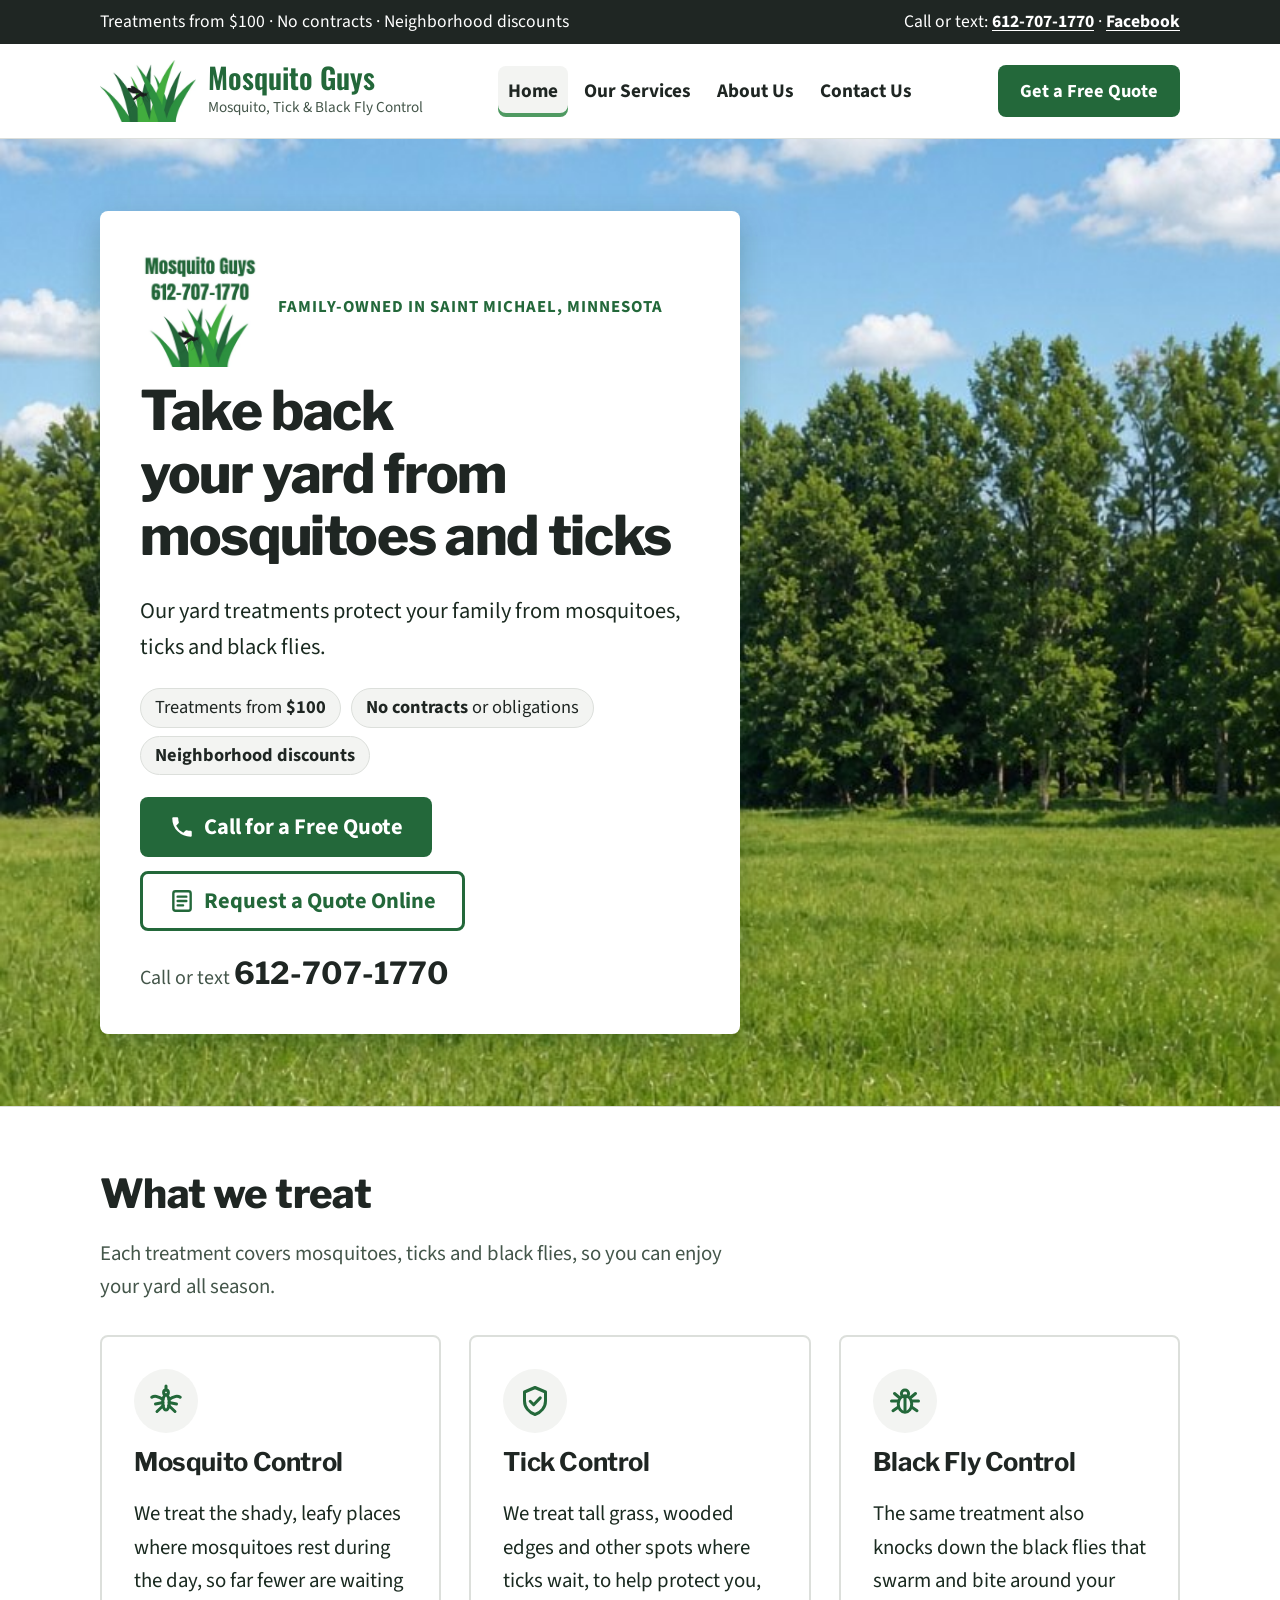
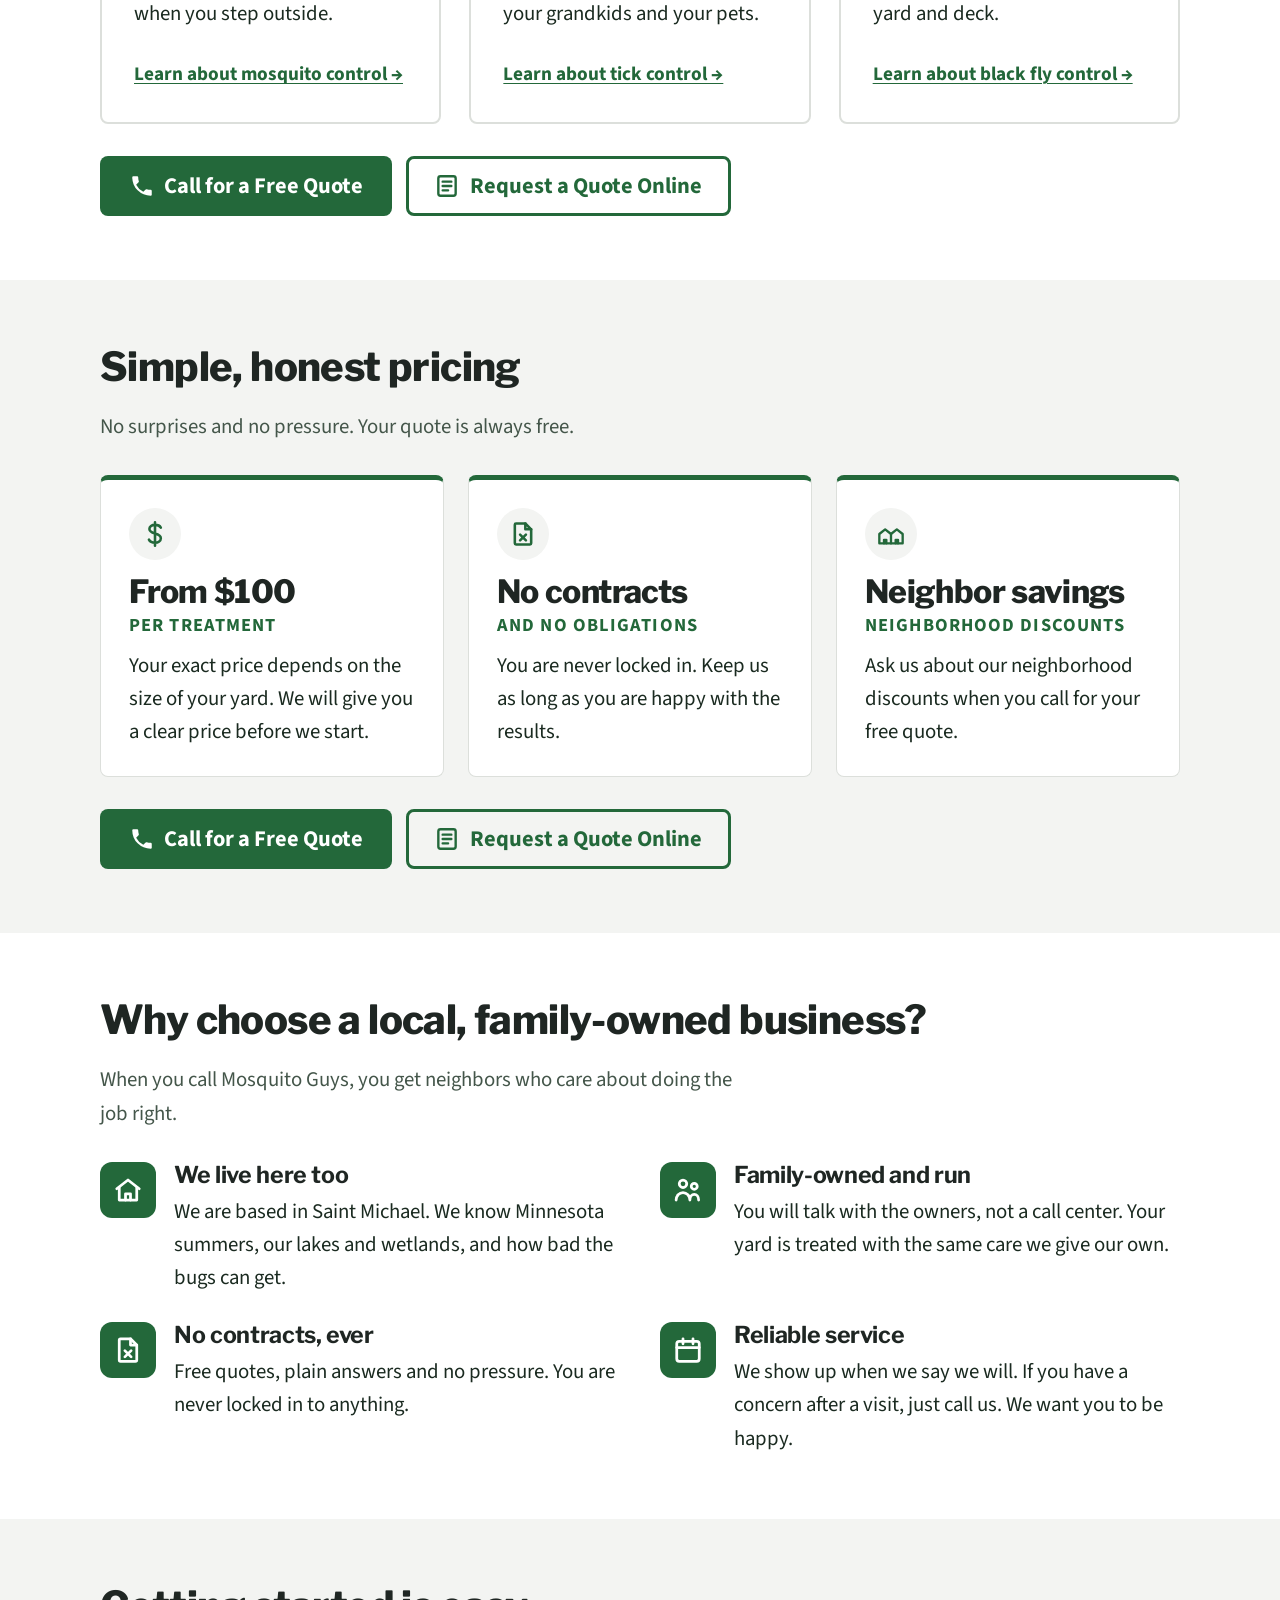
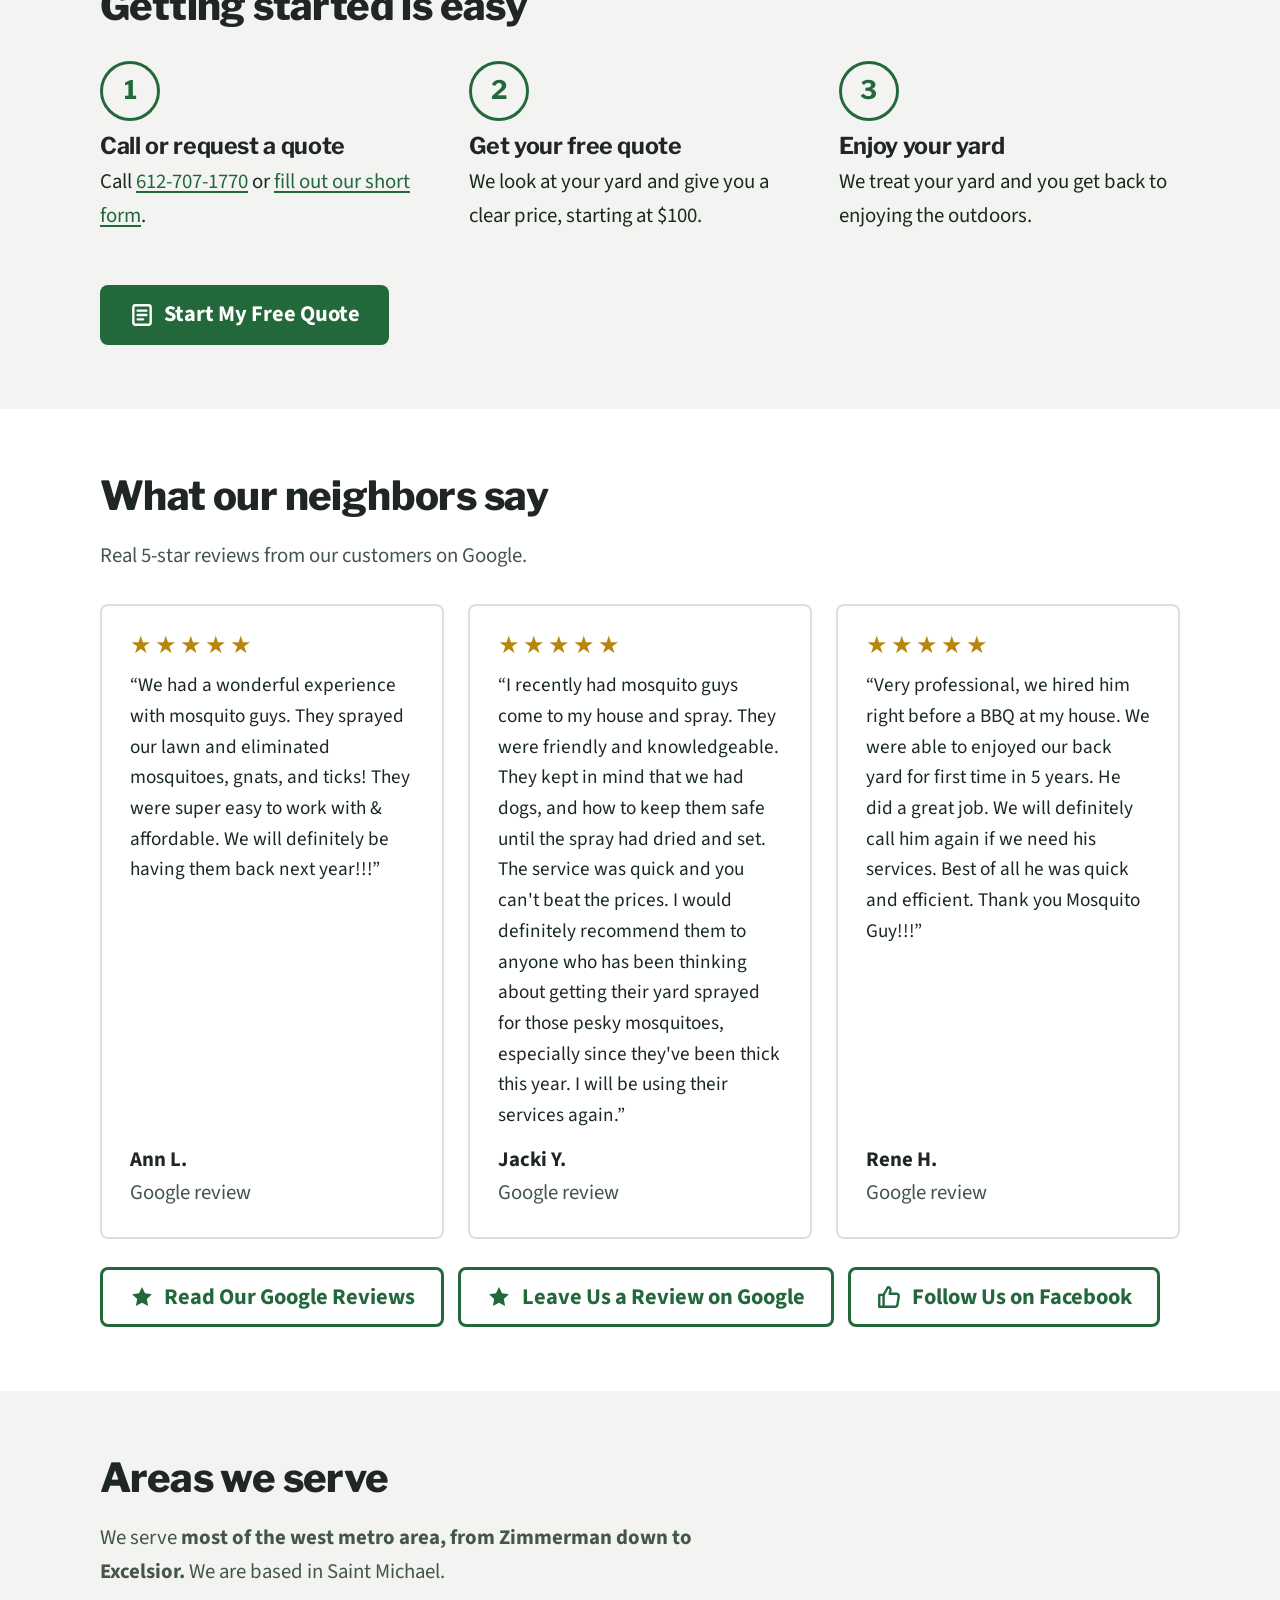
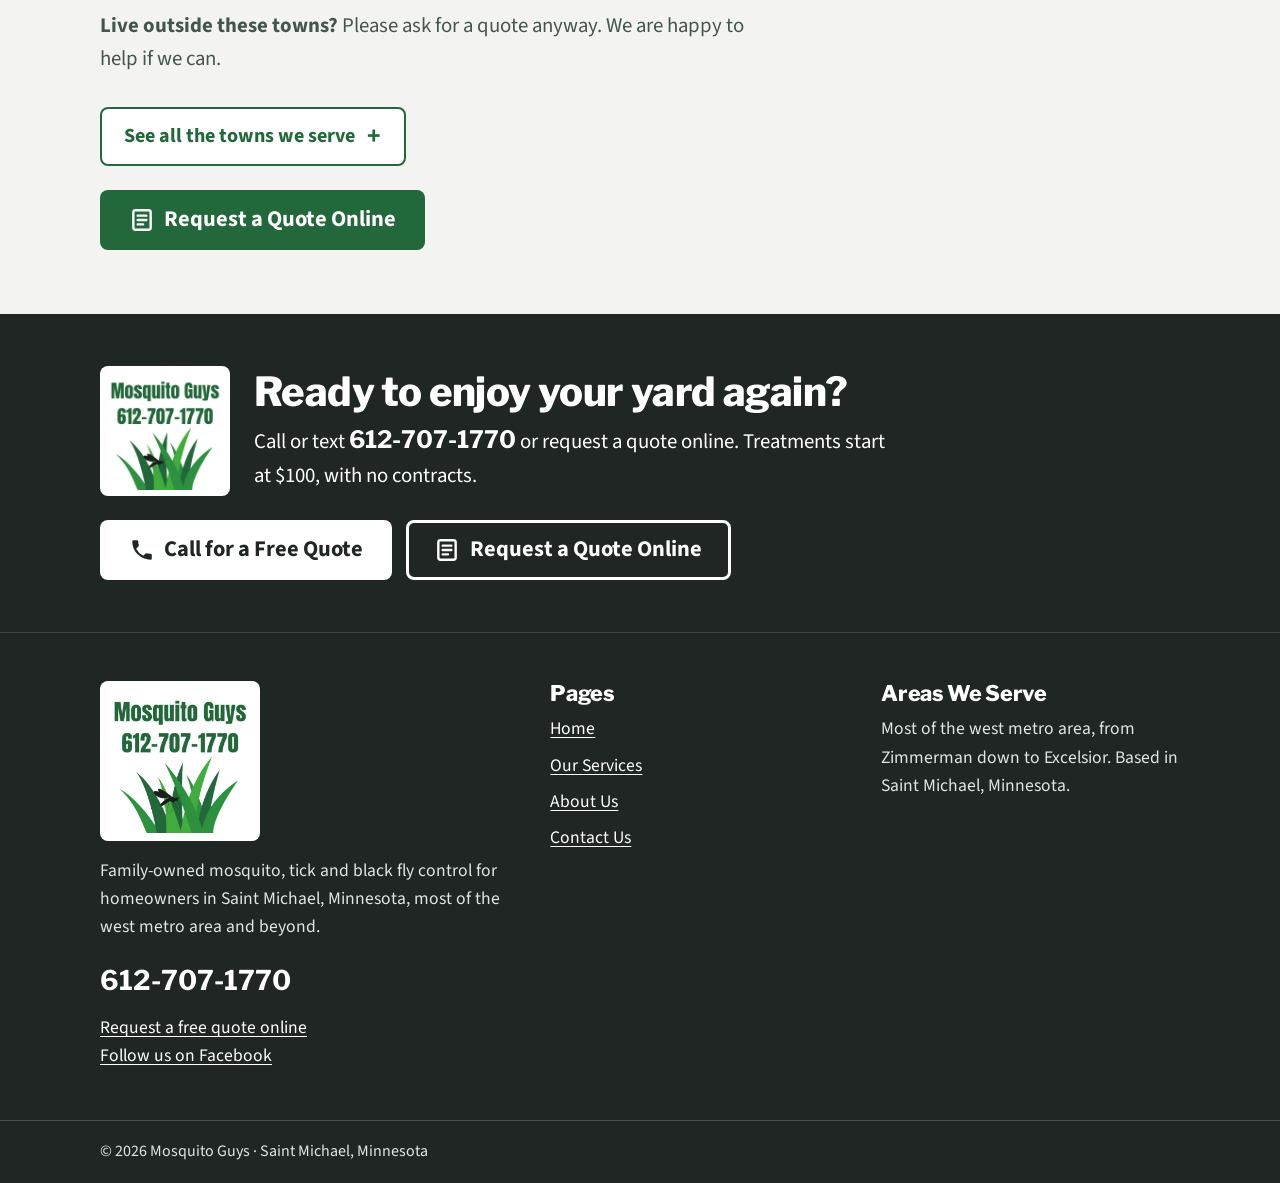
<file: index.html>
<!doctype html>
<html lang="en">
<head>
  <meta charset="utf-8">
  <meta name="viewport" content="width=device-width, initial-scale=1, viewport-fit=cover">
  <title>Mosquito Guys | Mosquito & Tick Control in Saint Michael, MN</title>
  <meta name="claude:viewport-fit-sides" content="cover">
  <meta name="description" content="Family-owned mosquito, tick and black fly control in Saint Michael, MN and most of the west metro area. From $100 per treatment, no contracts. Call 612-707-1770.">
  <meta property="og:title" content="Mosquito Guys | Mosquito & Tick Control in Saint Michael, MN">
  <meta property="og:description" content="Family-owned mosquito, tick and black fly control in Saint Michael, MN and most of the west metro area. From $100 per treatment, no contracts. Call 612-707-1770.">
  <meta name="theme-color" content="#1f2623">
  <link rel="icon" type="image/png" href="images/favicon.png">
  <link rel="apple-touch-icon" href="images/apple-touch-icon.png">
  <link rel="preconnect" href="https://fonts.googleapis.com">
  <link rel="preconnect" href="https://fonts.gstatic.com" crossorigin>
  <link rel="stylesheet" href="https://fonts.googleapis.com/css2?family=Libre+Franklin:wght@600;700;800&family=Oswald:wght@600&family=Source+Sans+3:wght@400;600;700&display=swap">
  <link rel="stylesheet" href="styles.css">
  <script type="application/ld+json">{"@context": "https://schema.org", "@type": "LocalBusiness", "name": "Mosquito Guys", "url": "https://mosquitoguysmn.com/", "logo": "images/logo.png", "description": "Family-owned mosquito, tick and black fly control for homeowners in Saint Michael, Minnesota, most of the west metro area and beyond. Treatments start at $100 with no contracts.", "priceRange": "From $100 per treatment", "telephone": "+1-612-707-1770", "openingHours": "Mo-Sa 09:00-18:00", "hasMap": "https://share.google/sPzvgDqrytfjSJjIG", "sameAs": ["https://share.google/sPzvgDqrytfjSJjIG", "https://www.facebook.com/share/1C3QrykTSb/"], "address": {"@type": "PostalAddress", "addressLocality": "Saint Michael", "addressRegion": "MN", "addressCountry": "US"}, "areaServed": ["West Metro Minneapolis, MN", "Saint Michael, MN", "Zimmerman, MN", "Elk River, MN", "Otsego, MN", "Albertville, MN", "Monticello, MN", "Buffalo, MN", "Hanover, MN", "Rogers, MN", "Dayton, MN", "Champlin, MN", "Corcoran, MN", "Maple Grove, MN", "Rockford, MN", "Delano, MN", "Medina, MN", "Plymouth, MN", "Orono, MN", "Wayzata, MN", "Mound, MN", "Minnetonka, MN", "Excelsior, MN"]}</script>
</head>
<body>
<a class="skip-link" href="#main">Skip to main content</a>

<div class="topbar">
  <div class="wrap">
    <span class="hide-small">Treatments from $100 &middot; No contracts &middot; Neighborhood discounts</span>
    <span>Call or text: <a href="tel:+16127071770">612-707-1770</a><span class="hide-small"> &middot; <a href="https://www.facebook.com/share/1C3QrykTSb/" target="_blank" rel="noopener">Facebook</a></span></span>
  </div>
</div>

<header class="site-header">
  <div class="wrap">
    <a class="logo" href="index.html" aria-label="Mosquito Guys home">
      <img src="images/logo-mark.png" width="96" height="62" alt="">
      <span><span class="logo-name">Mosquito Guys</span><span class="logo-tag">Mosquito, Tick &amp; Black Fly Control</span></span>
    </a>
    <nav class="main-nav" aria-label="Main menu">
      <ul>
        <li><a href="index.html" aria-current="page">Home</a></li>
        <li><a href="services.html">Our Services</a></li>
        <li><a href="about.html">About Us</a></li>
        <li><a href="contact.html">Contact Us</a></li>
      </ul>
    </nav>
    <a class="btn btn-primary header-quote" href="contact.html#quote-form">Get a Free Quote</a>
  </div>
</header>

<main id="main">

  <!-- COVER: photo of green trees and lawn. To change it, see README.md ("Changing the cover"). -->
  <section class="hero-cover" aria-label="Green trees and lawn under a blue sky">
    <div class="wrap">
      <div class="hero-card">
        <div class="hero-card-top">
          <img class="hero-logo" src="images/logo.png" width="120" height="120" alt="Mosquito Guys logo, 612-707-1770">
          <span class="eyebrow">Family-owned in Saint Michael, Minnesota</span>
        </div>
        <h1>Take back your yard from mosquitoes and ticks</h1>
        <p class="lead">Our yard treatments protect your family from mosquitoes, ticks and black flies.</p>
        <ul class="hero-points">
          <li>Treatments from <strong>$100</strong></li>
          <li><strong>No contracts</strong> or obligations</li>
          <li><strong>Neighborhood discounts</strong></li>
        </ul>
        <div class="btn-row">
          <a class="btn btn-primary" href="tel:+16127071770"><svg viewBox="0 0 24 24" fill="currentColor" aria-hidden="true"><path d="M6.6 10.8a15.1 15.1 0 0 0 6.6 6.6l2.2-2.2a1 1 0 0 1 1-.25 11.4 11.4 0 0 0 3.6.57 1 1 0 0 1 1 1V20a1 1 0 0 1-1 1A17 17 0 0 1 3 4a1 1 0 0 1 1-1h3.5a1 1 0 0 1 1 1c0 1.25.2 2.45.57 3.57a1 1 0 0 1-.25 1z"/></svg> Call for a Free Quote</a>
          <a class="btn btn-outline" href="contact.html#quote-form"><svg viewBox="0 0 24 24" fill="none" stroke="currentColor" stroke-width="2.2" stroke-linecap="round" stroke-linejoin="round" aria-hidden="true"><rect x="4" y="3" width="16" height="18" rx="2"/><path d="M8 8h8M8 12h8M8 16h5"/></svg> Request a Quote Online</a>
        </div>
        <p class="phone-big">Call or text <a href="tel:+16127071770">612-707-1770</a></p>
      </div>
    </div>
  </section>

  <section class="section">
    <div class="wrap">
      <div class="section-head">
        <h2>What we treat</h2>
        <p>Each treatment covers mosquitoes, ticks and black flies, so you can enjoy your yard all season.</p>
      </div>
      <div class="service-grid">
        <article class="service-card">
          <div class="icon"><svg viewBox="0 0 24 24" fill="none" stroke="currentColor" stroke-width="2" stroke-linecap="round" stroke-linejoin="round" aria-hidden="true"><ellipse cx="12" cy="13" rx="2.2" ry="5"/><circle cx="12" cy="6.3" r="1.6"/><path d="M12 4.7V2M10 11c-3-2.5-6-2.5-7.5-1.5M14 11c3-2.5 6-2.5 7.5-1.5M10.2 15 6 19M13.8 15 18 19M10 13 5 14M14 13l5 1"/></svg></div>
          <h3>Mosquito Control</h3>
          <p>We treat the shady, leafy places where mosquitoes rest during the day, so far fewer are waiting when you step outside.</p>
          <a class="text-link" href="services.html#mosquito">Learn about mosquito control &rarr;</a>
        </article>
        <article class="service-card">
          <div class="icon"><svg viewBox="0 0 24 24" fill="none" stroke="currentColor" stroke-width="2" stroke-linecap="round" stroke-linejoin="round" aria-hidden="true"><path d="M12 3 5 6v6c0 4.2 3 7.8 7 9 4-1.2 7-4.8 7-9V6z"/><path d="m8.8 12.2 2.3 2.3 4.4-4.6"/></svg></div>
          <h3>Tick Control</h3>
          <p>We treat tall grass, wooded edges and other spots where ticks wait, to help protect you, your grandkids and your pets.</p>
          <a class="text-link" href="services.html#tick">Learn about tick control &rarr;</a>
        </article>
        <article class="service-card">
          <div class="icon"><svg viewBox="0 0 24 24" fill="none" stroke="currentColor" stroke-width="2" stroke-linecap="round" stroke-linejoin="round" aria-hidden="true"><ellipse cx="12" cy="14" rx="4.5" ry="5.5"/><circle cx="12" cy="7" r="2.4"/><path d="M12 9v10M7.5 12H3M7.6 16 4 18.5M8 9.5 5 7M16.5 12H21M16.4 16l3.6 2.5M16 9.5 19 7"/></svg></div>
          <h3>Black Fly Control</h3>
          <p>The same treatment also knocks down the black flies that swarm and bite around your yard and deck.</p>
          <a class="text-link" href="services.html#black-flies">Learn about black fly control &rarr;</a>
        </article>
      </div>
      <div style="margin-top:32px"><div class="btn-row">
          <a class="btn btn-primary" href="tel:+16127071770"><svg viewBox="0 0 24 24" fill="currentColor" aria-hidden="true"><path d="M6.6 10.8a15.1 15.1 0 0 0 6.6 6.6l2.2-2.2a1 1 0 0 1 1-.25 11.4 11.4 0 0 0 3.6.57 1 1 0 0 1 1 1V20a1 1 0 0 1-1 1A17 17 0 0 1 3 4a1 1 0 0 1 1-1h3.5a1 1 0 0 1 1 1c0 1.25.2 2.45.57 3.57a1 1 0 0 1-.25 1z"/></svg> Call for a Free Quote</a>
          <a class="btn btn-outline" href="contact.html#quote-form"><svg viewBox="0 0 24 24" fill="none" stroke="currentColor" stroke-width="2.2" stroke-linecap="round" stroke-linejoin="round" aria-hidden="true"><rect x="4" y="3" width="16" height="18" rx="2"/><path d="M8 8h8M8 12h8M8 16h5"/></svg> Request a Quote Online</a>
        </div></div>
    </div>
  </section>

  <section class="section section-mint" id="pricing">
    <div class="wrap">
      <div class="section-head">
        <h2>Simple, honest pricing</h2>
        <p>No surprises and no pressure. Your quote is always free.</p>
      </div>
      <div class="price-grid">
        <div class="price-item">
          <div class="icon"><svg viewBox="0 0 24 24" fill="none" stroke="currentColor" stroke-width="2.2" stroke-linecap="round" stroke-linejoin="round" aria-hidden="true"><path d="M12 2v20M17 6.5c-.8-1.4-2.6-2.3-5-2.3-2.8 0-4.8 1.4-4.8 3.6 0 5 9.8 2.6 9.8 7.8 0 2.2-2.1 3.8-5 3.8-2.5 0-4.4-1-5.2-2.6"/></svg></div>
          <p class="price-big">From $100</p>
          <h3>per treatment</h3>
          <p>Your exact price depends on the size of your yard. We will give you a clear price before we start.</p>
        </div>
        <div class="price-item">
          <div class="icon"><svg viewBox="0 0 24 24" fill="none" stroke="currentColor" stroke-width="2.2" stroke-linecap="round" stroke-linejoin="round" aria-hidden="true"><path d="M14 3H6a1 1 0 0 0-1 1v16a1 1 0 0 0 1 1h12a1 1 0 0 0 1-1V8z"/><path d="M14 3v5h5M9.5 12.5l5 5M14.5 12.5l-5 5"/></svg></div>
          <p class="price-big">No contracts</p>
          <h3>and no obligations</h3>
          <p>You are never locked in. Keep us as long as you are happy with the results.</p>
        </div>
        <div class="price-item">
          <div class="icon"><svg viewBox="0 0 24 24" fill="none" stroke="currentColor" stroke-width="2" stroke-linecap="round" stroke-linejoin="round" aria-hidden="true"><path d="M2 12 7 8l5 4v8H2z"/><path d="M12 12l5-4 5 4v8H12"/><path d="M6 20v-3h2v3M16 20v-3h2v3"/></svg></div>
          <p class="price-big">Neighbor savings</p>
          <h3>neighborhood discounts</h3>
          <p>Ask us about our neighborhood discounts when you call for your free quote.</p>
        </div>
      </div>
      <div style="margin-top:32px"><div class="btn-row">
          <a class="btn btn-primary" href="tel:+16127071770"><svg viewBox="0 0 24 24" fill="currentColor" aria-hidden="true"><path d="M6.6 10.8a15.1 15.1 0 0 0 6.6 6.6l2.2-2.2a1 1 0 0 1 1-.25 11.4 11.4 0 0 0 3.6.57 1 1 0 0 1 1 1V20a1 1 0 0 1-1 1A17 17 0 0 1 3 4a1 1 0 0 1 1-1h3.5a1 1 0 0 1 1 1c0 1.25.2 2.45.57 3.57a1 1 0 0 1-.25 1z"/></svg> Call for a Free Quote</a>
          <a class="btn btn-outline" href="contact.html#quote-form"><svg viewBox="0 0 24 24" fill="none" stroke="currentColor" stroke-width="2.2" stroke-linecap="round" stroke-linejoin="round" aria-hidden="true"><rect x="4" y="3" width="16" height="18" rx="2"/><path d="M8 8h8M8 12h8M8 16h5"/></svg> Request a Quote Online</a>
        </div></div>
    </div>
  </section>

  <section class="section">
    <div class="wrap">
      <div class="section-head">
        <h2>Why choose a local, family-owned business?</h2>
        <p>When you call Mosquito Guys, you get neighbors who care about doing the job right.</p>
      </div>
      <div class="reasons">
        <div class="reason">
          <div class="icon"><svg viewBox="0 0 24 24" fill="none" stroke="currentColor" stroke-width="2.2" stroke-linecap="round" stroke-linejoin="round" aria-hidden="true"><path d="M3 11 12 4l9 7"/><path d="M5 10v10h14V10"/><path d="M10 20v-5h4v5"/></svg></div>
          <div><h3>We live here too</h3><p>We are based in Saint Michael. We know Minnesota summers, our lakes and wetlands, and how bad the bugs can get.</p></div>
        </div>
        <div class="reason">
          <div class="icon"><svg viewBox="0 0 24 24" fill="none" stroke="currentColor" stroke-width="2.2" stroke-linecap="round" stroke-linejoin="round" aria-hidden="true"><circle cx="8" cy="7" r="3"/><circle cx="17" cy="9" r="2.4"/><path d="M2.5 20c0-3.3 2.5-6 5.5-6s5.5 2.7 5.5 6M13.5 20c0-2.6 1.6-4.6 3.5-4.6s3.5 2 3.5 4.6"/></svg></div>
          <div><h3>Family-owned and run</h3><p>You will talk with the owners, not a call center. Your yard is treated with the same care we give our own.</p></div>
        </div>
        <div class="reason">
          <div class="icon"><svg viewBox="0 0 24 24" fill="none" stroke="currentColor" stroke-width="2.2" stroke-linecap="round" stroke-linejoin="round" aria-hidden="true"><path d="M14 3H6a1 1 0 0 0-1 1v16a1 1 0 0 0 1 1h12a1 1 0 0 0 1-1V8z"/><path d="M14 3v5h5M9.5 12.5l5 5M14.5 12.5l-5 5"/></svg></div>
          <div><h3>No contracts, ever</h3><p>Free quotes, plain answers and no pressure. You are never locked in to anything.</p></div>
        </div>
        <div class="reason">
          <div class="icon"><svg viewBox="0 0 24 24" fill="none" stroke="currentColor" stroke-width="2.2" stroke-linecap="round" stroke-linejoin="round" aria-hidden="true"><rect x="3" y="5" width="18" height="16" rx="2"/><path d="M3 10h18M8 3v4M16 3v4"/></svg></div>
          <div><h3>Reliable service</h3><p>We show up when we say we will. If you have a concern after a visit, just call us. We want you to be happy.</p></div>
        </div>
      </div>
    </div>
  </section>

  <section class="section section-mint">
    <div class="wrap">
      <div class="section-head">
        <h2>Getting started is easy</h2>
      </div>
      <ol class="steps">
        <li><h3>Call or request a quote</h3><p>Call <a href="tel:+16127071770">612-707-1770</a> or <a href="contact.html#quote-form">fill out our short form</a>.</p></li>
        <li><h3>Get your free quote</h3><p>We look at your yard and give you a clear price, starting at $100.</p></li>
        <li><h3>Enjoy your yard</h3><p>We treat your yard and you get back to enjoying the outdoors.</p></li>
      </ol>
      <div style="margin-top:32px"><a class="btn btn-primary" href="contact.html#quote-form"><svg viewBox="0 0 24 24" fill="none" stroke="currentColor" stroke-width="2.2" stroke-linecap="round" stroke-linejoin="round" aria-hidden="true"><rect x="4" y="3" width="16" height="18" rx="2"/><path d="M8 8h8M8 12h8M8 16h5"/></svg> Start My Free Quote</a></div>
    </div>
  </section>

  <section class="section">
    <div class="wrap">
      <div class="section-head">
        <h2>What our neighbors say</h2>
        <p>Real 5-star reviews from our customers on Google.</p>
      </div>
      <div class="reviews">
        <!-- REVIEW 1: copied word for word from Google. -->
        <figure class="review">
          <div class="stars" aria-label="5 out of 5 stars">&#9733;&#9733;&#9733;&#9733;&#9733;</div>
          <blockquote>&ldquo;We had a wonderful experience with mosquito guys. They sprayed our lawn and eliminated mosquitoes, gnats, and ticks! They were super easy to work with &amp; affordable. We will definitely be having them back next year!!!&rdquo;</blockquote>
          <figcaption>Ann L.<span>Google review</span></figcaption>
        </figure>
        <!-- REVIEW 2: copied word for word from Google. -->
        <figure class="review">
          <div class="stars" aria-label="5 out of 5 stars">&#9733;&#9733;&#9733;&#9733;&#9733;</div>
          <blockquote>&ldquo;I recently had mosquito guys come to my house and spray. They were friendly and knowledgeable. They kept in mind that we had dogs, and how to keep them safe until the spray had dried and set. The service was quick and you can&#39;t beat the prices. I would definitely recommend them to anyone who has been thinking about getting their yard sprayed for those pesky mosquitoes, especially since they&#39;ve been thick this year. I will be using their services again.&rdquo;</blockquote>
          <figcaption>Jacki Y.<span>Google review</span></figcaption>
        </figure>
        <!-- REVIEW 3: copied word for word from Google. -->
        <figure class="review">
          <div class="stars" aria-label="5 out of 5 stars">&#9733;&#9733;&#9733;&#9733;&#9733;</div>
          <blockquote>&ldquo;Very professional, we hired him right before a BBQ at my house. We were able to enjoyed our back yard for first time in 5 years. He did a great job. We will definitely call him again if we need his services. Best of all he was quick and efficient. Thank you Mosquito Guy!!!&rdquo;</blockquote>
          <figcaption>Rene H.<span>Google review</span></figcaption>
        </figure>
      </div>
      <div class="btn-row" style="margin-top:28px">
        <a class="btn btn-outline" href="https://search.google.com/local/reviews?placeid=ChIJl0U2mKp4IiwREF0FpPTNahk" target="_blank" rel="noopener"><svg viewBox="0 0 24 24" fill="currentColor" aria-hidden="true"><path d="m12 2.8 2.8 5.8 6.3.9-4.6 4.4 1.1 6.3L12 17.2 6.4 20.2l1.1-6.3L2.9 9.5l6.3-.9z"/></svg> Read Our Google Reviews</a>
        <a class="btn btn-outline" href="https://search.google.com/local/writereview?placeid=ChIJl0U2mKp4IiwREF0FpPTNahk" target="_blank" rel="noopener"><svg viewBox="0 0 24 24" fill="currentColor" aria-hidden="true"><path d="m12 2.8 2.8 5.8 6.3.9-4.6 4.4 1.1 6.3L12 17.2 6.4 20.2l1.1-6.3L2.9 9.5l6.3-.9z"/></svg> Leave Us a Review on Google</a>
        <a class="btn btn-outline" href="https://www.facebook.com/share/1C3QrykTSb/" target="_blank" rel="noopener"><svg viewBox="0 0 24 24" fill="none" stroke="currentColor" stroke-width="2.2" stroke-linecap="round" stroke-linejoin="round" aria-hidden="true"><path d="M7 10v11H3V10z"/><path d="M7 10l4-7c1.7 0 2.7 1.3 2.3 3L12.6 9H19a2 2 0 0 1 2 2.3l-1.2 7.6A2.5 2.5 0 0 1 17.3 21H7"/></svg> Follow Us on Facebook</a>
      </div>
    </div>
  </section>

  <section class="section section-mint">
    <div class="wrap">
      <div class="section-head">
        <h2>Areas we serve</h2>
        <p>We serve <strong>most of the west metro area, from Zimmerman down to Excelsior.</strong> We are based in Saint Michael.</p>
        <p><strong>Live outside these towns?</strong> Please ask for a quote anyway. We are happy to help if we can.</p>
      </div>
      <details class="towns-details">
        <summary>See all the towns we serve</summary>
        <ul class="towns">
          <li class="home-town">Saint Michael</li>
          <li>Zimmerman</li><li>Elk River</li><li>Otsego</li><li>Albertville</li><li>Monticello</li>
          <li>Buffalo</li><li>Hanover</li><li>Rogers</li><li>Dayton</li><li>Champlin</li>
          <li>Corcoran</li><li>Maple Grove</li><li>Rockford</li><li>Delano</li><li>Medina</li>
          <li>Plymouth</li><li>Orono</li><li>Wayzata</li><li>Mound</li><li>Minnetonka</li>
          <li>Excelsior</li>
          <li class="more-towns">And more</li>
        </ul>
      </details>
      <div class="btn-row">
        <a class="btn btn-primary" href="contact.html#quote-form"><svg viewBox="0 0 24 24" fill="none" stroke="currentColor" stroke-width="2.2" stroke-linecap="round" stroke-linejoin="round" aria-hidden="true"><rect x="4" y="3" width="16" height="18" rx="2"/><path d="M8 8h8M8 12h8M8 16h5"/></svg> Request a Quote Online</a>
      </div>
    </div>
  </section>

  <section class="cta-band" aria-label="Get a free quote">
    <div class="wrap">
      <img class="cta-logo" src="images/logo.png" width="130" height="130" alt="Mosquito Guys logo, 612-707-1770">
      <div class="cta-text">
        <h2>Ready to enjoy your yard again?</h2>
        <p>Call or text <a class="big-number" href="tel:+16127071770">612-707-1770</a> or request a quote online. Treatments start at $100, with no contracts.</p>
      </div>
      <div class="btn-row">
        <a class="btn btn-light" href="tel:+16127071770"><svg viewBox="0 0 24 24" fill="currentColor" aria-hidden="true"><path d="M6.6 10.8a15.1 15.1 0 0 0 6.6 6.6l2.2-2.2a1 1 0 0 1 1-.25 11.4 11.4 0 0 0 3.6.57 1 1 0 0 1 1 1V20a1 1 0 0 1-1 1A17 17 0 0 1 3 4a1 1 0 0 1 1-1h3.5a1 1 0 0 1 1 1c0 1.25.2 2.45.57 3.57a1 1 0 0 1-.25 1z"/></svg> Call for a Free Quote</a>
        <a class="btn btn-ghost-light" href="contact.html#quote-form"><svg viewBox="0 0 24 24" fill="none" stroke="currentColor" stroke-width="2.2" stroke-linecap="round" stroke-linejoin="round" aria-hidden="true"><rect x="4" y="3" width="16" height="18" rx="2"/><path d="M8 8h8M8 12h8M8 16h5"/></svg> Request a Quote Online</a>
      </div>
    </div>
  </section>
</main>

<footer class="site-footer">
  <div class="wrap">
    <div>
      <img class="footer-logo" src="images/logo.png" width="160" height="160" alt="Mosquito Guys logo, 612-707-1770">
      <p>Family-owned mosquito, tick and black fly control for homeowners in Saint Michael, Minnesota, most of the west metro area and beyond.</p>
      <a class="phone" href="tel:+16127071770">612-707-1770</a>
      <p style="margin-top:12px"><a href="contact.html#quote-form">Request a free quote online</a><br><a href="https://www.facebook.com/share/1C3QrykTSb/" target="_blank" rel="noopener">Follow us on Facebook</a></p>
    </div>
    <div>
      <h2>Pages</h2>
      <ul>
          <li><a href="index.html">Home</a></li>
          <li><a href="services.html">Our Services</a></li>
          <li><a href="about.html">About Us</a></li>
          <li><a href="contact.html">Contact Us</a></li>
      </ul>
    </div>
    <div>
      <h2>Areas We Serve</h2>
      <p>Most of the west metro area, from Zimmerman down to Excelsior. Based in Saint Michael, Minnesota.</p>
    </div>
  </div>
  <div class="footer-bottom">
    <div class="wrap">&copy; <span id="year">2026</span> Mosquito Guys &middot; Saint Michael, Minnesota</div>
  </div>
</footer>

<div class="call-bar" aria-label="Quick contact">
  <a class="btn btn-primary" href="tel:+16127071770"><svg viewBox="0 0 24 24" fill="currentColor" aria-hidden="true"><path d="M6.6 10.8a15.1 15.1 0 0 0 6.6 6.6l2.2-2.2a1 1 0 0 1 1-.25 11.4 11.4 0 0 0 3.6.57 1 1 0 0 1 1 1V20a1 1 0 0 1-1 1A17 17 0 0 1 3 4a1 1 0 0 1 1-1h3.5a1 1 0 0 1 1 1c0 1.25.2 2.45.57 3.57a1 1 0 0 1-.25 1z"/></svg> Call</a>
  <a class="btn btn-outline" href="sms:+16127071770"><svg viewBox="0 0 24 24" fill="none" stroke="currentColor" stroke-width="2.2" stroke-linecap="round" stroke-linejoin="round" aria-hidden="true"><path d="M4 5h16a1 1 0 0 1 1 1v10a1 1 0 0 1-1 1H9l-5 4V6a1 1 0 0 1 1-1z"/><path d="M8 10h8M8 13h5"/></svg> Text</a>
  <a class="btn btn-outline" href="contact.html#quote-form"><svg viewBox="0 0 24 24" fill="none" stroke="currentColor" stroke-width="2.2" stroke-linecap="round" stroke-linejoin="round" aria-hidden="true"><rect x="4" y="3" width="16" height="18" rx="2"/><path d="M8 8h8M8 12h8M8 16h5"/></svg> Quote</a>
</div>

<script src="script.js"></script>
</body>
</html>
</file>
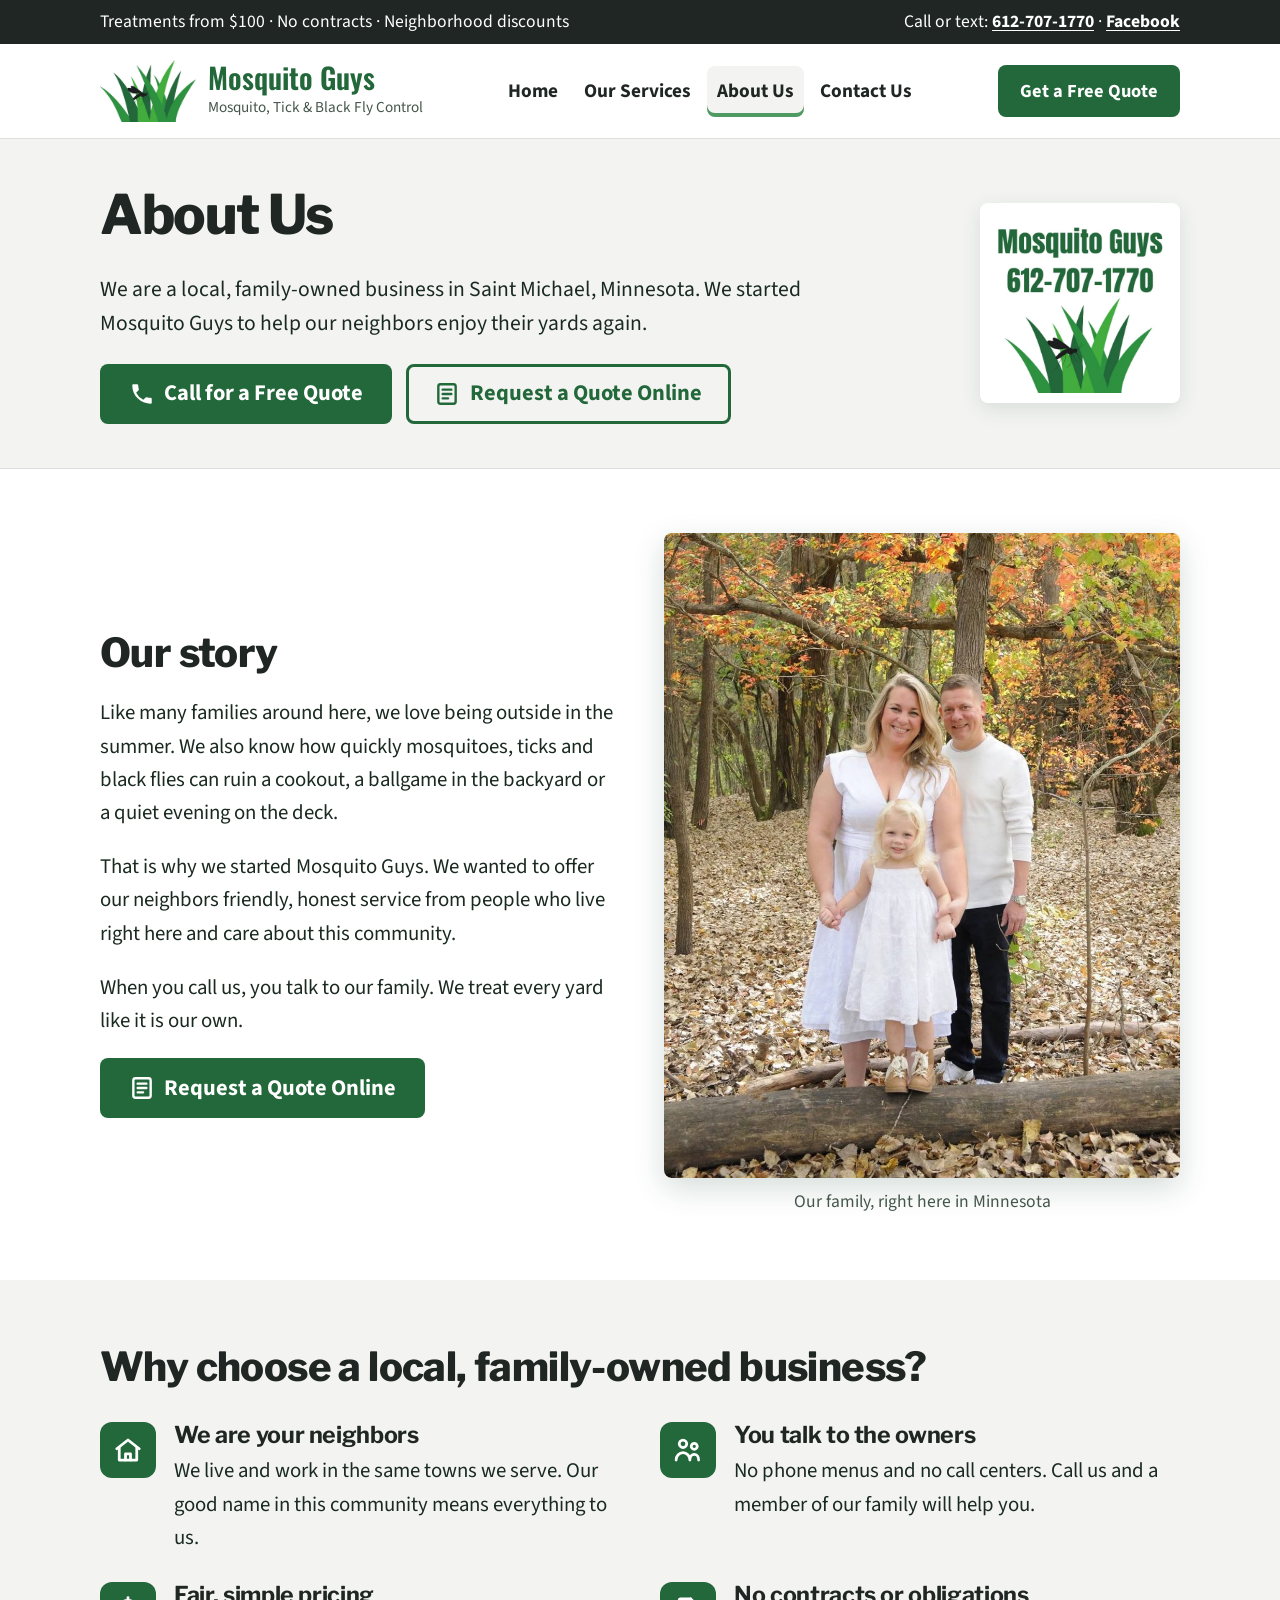
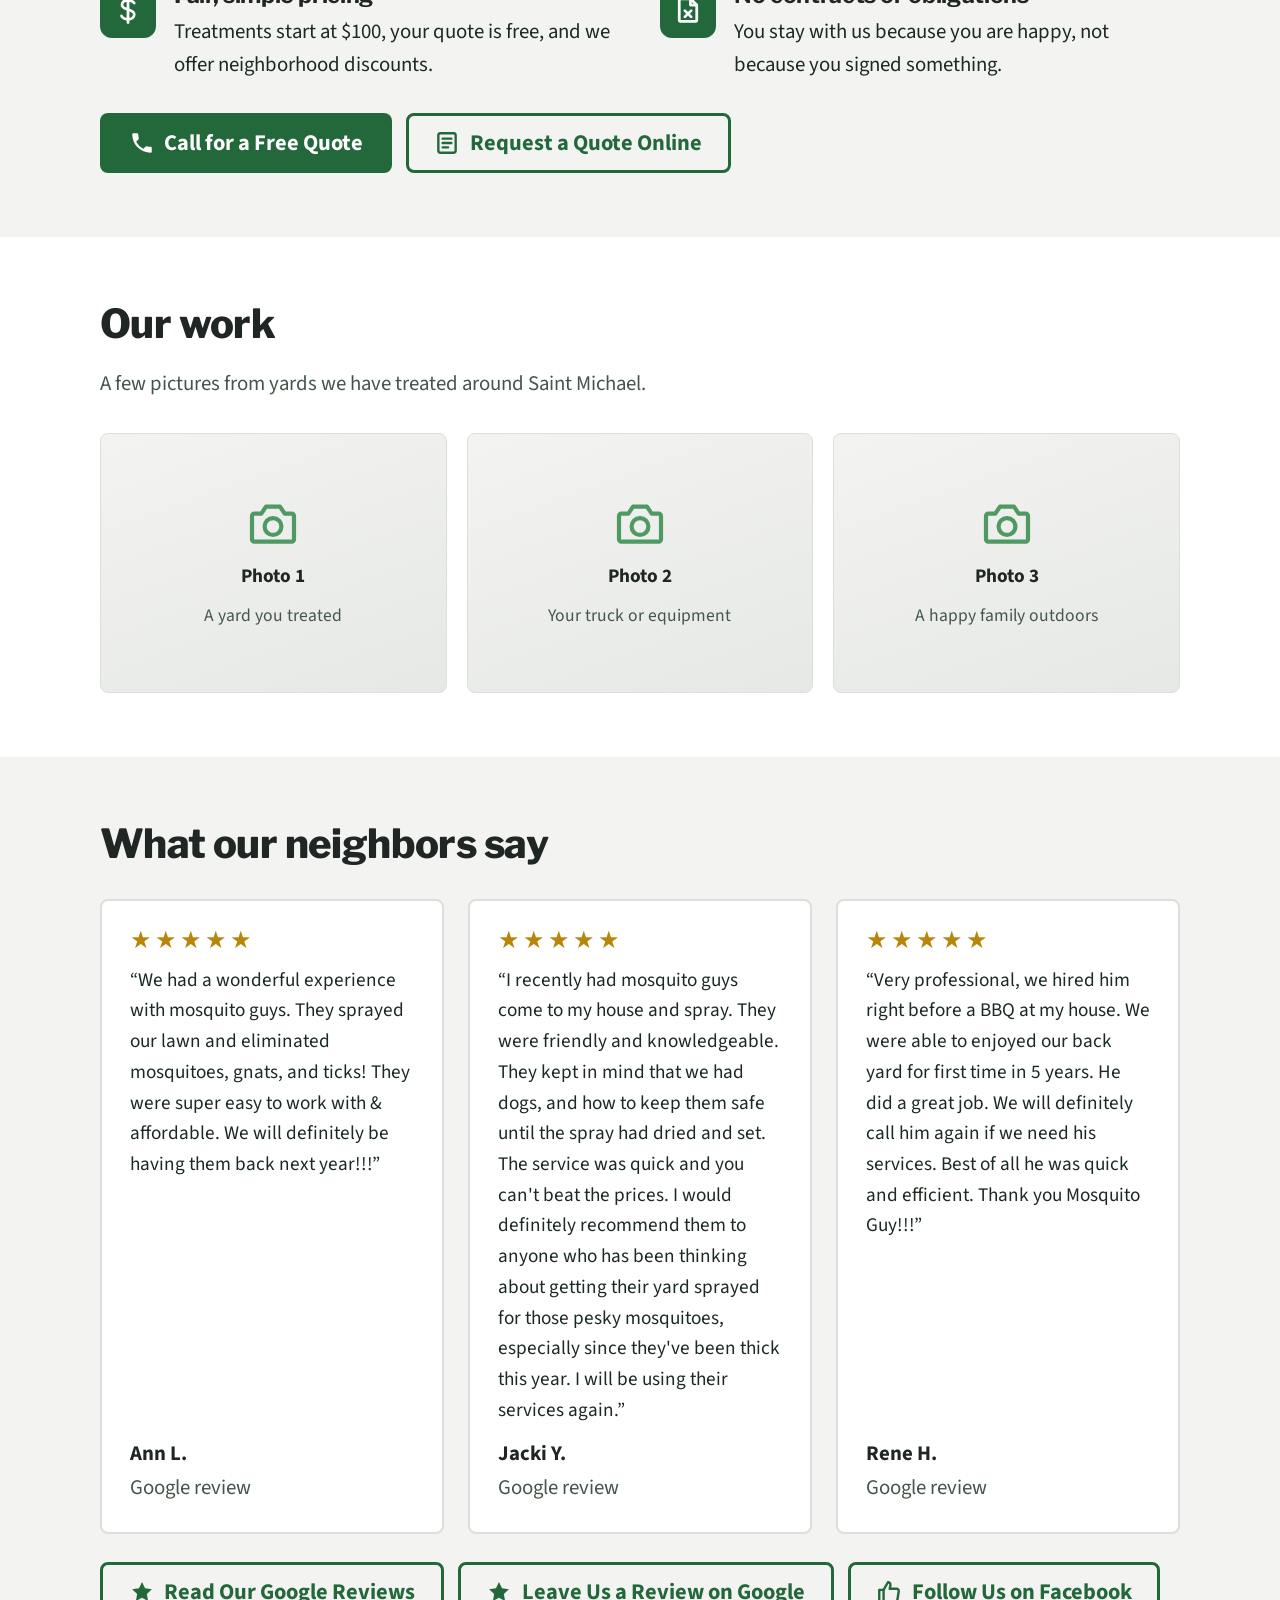
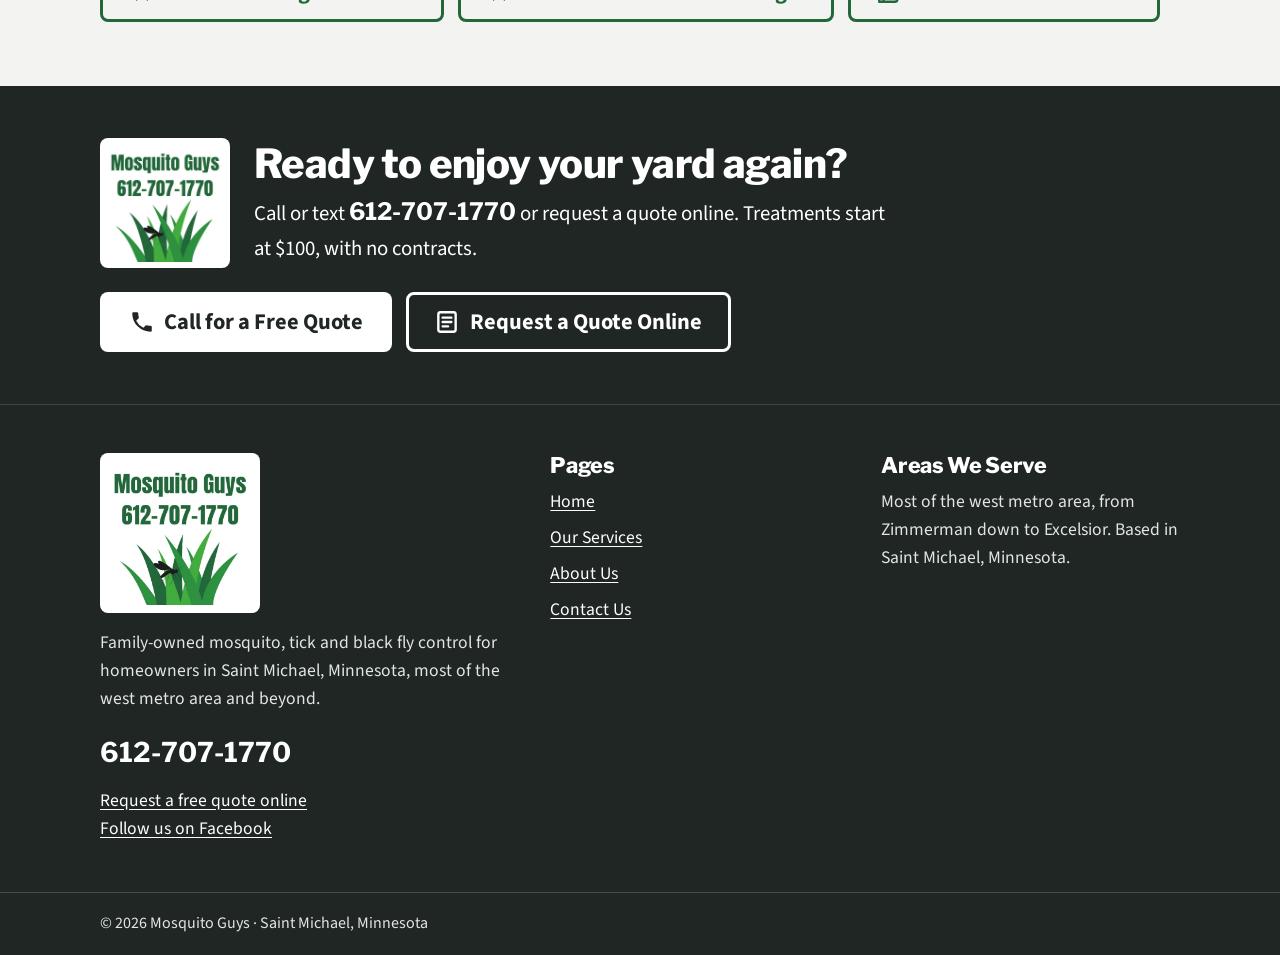
<file: about.html>
<!doctype html>
<html lang="en">
<head>
  <meta charset="utf-8">
  <meta name="viewport" content="width=device-width, initial-scale=1, viewport-fit=cover">
  <title>About Us | Mosquito Guys, Saint Michael MN</title>
  <meta name="claude:viewport-fit-sides" content="cover">
  <meta name="description" content="Mosquito Guys is a local, family-owned mosquito, tick and black fly control company in Saint Michael, Minnesota.">
  <meta property="og:title" content="About Us | Mosquito Guys, Saint Michael MN">
  <meta property="og:description" content="Mosquito Guys is a local, family-owned mosquito, tick and black fly control company in Saint Michael, Minnesota.">
  <meta name="theme-color" content="#1f2623">
  <link rel="icon" type="image/png" href="images/favicon.png">
  <link rel="apple-touch-icon" href="images/apple-touch-icon.png">
  <link rel="preconnect" href="https://fonts.googleapis.com">
  <link rel="preconnect" href="https://fonts.gstatic.com" crossorigin>
  <link rel="stylesheet" href="https://fonts.googleapis.com/css2?family=Libre+Franklin:wght@600;700;800&family=Oswald:wght@600&family=Source+Sans+3:wght@400;600;700&display=swap">
  <link rel="stylesheet" href="styles.css">
  <script type="application/ld+json">{"@context": "https://schema.org", "@type": "LocalBusiness", "name": "Mosquito Guys", "url": "https://mosquitoguysmn.com/", "logo": "images/logo.png", "description": "Family-owned mosquito, tick and black fly control for homeowners in Saint Michael, Minnesota, most of the west metro area and beyond. Treatments start at $100 with no contracts.", "priceRange": "From $100 per treatment", "telephone": "+1-612-707-1770", "openingHours": "Mo-Sa 09:00-18:00", "hasMap": "https://share.google/sPzvgDqrytfjSJjIG", "sameAs": ["https://share.google/sPzvgDqrytfjSJjIG", "https://www.facebook.com/share/1C3QrykTSb/"], "address": {"@type": "PostalAddress", "addressLocality": "Saint Michael", "addressRegion": "MN", "addressCountry": "US"}, "areaServed": ["West Metro Minneapolis, MN", "Saint Michael, MN", "Zimmerman, MN", "Elk River, MN", "Otsego, MN", "Albertville, MN", "Monticello, MN", "Buffalo, MN", "Hanover, MN", "Rogers, MN", "Dayton, MN", "Champlin, MN", "Corcoran, MN", "Maple Grove, MN", "Rockford, MN", "Delano, MN", "Medina, MN", "Plymouth, MN", "Orono, MN", "Wayzata, MN", "Mound, MN", "Minnetonka, MN", "Excelsior, MN"]}</script>
</head>
<body>
<a class="skip-link" href="#main">Skip to main content</a>

<div class="topbar">
  <div class="wrap">
    <span class="hide-small">Treatments from $100 &middot; No contracts &middot; Neighborhood discounts</span>
    <span>Call or text: <a href="tel:+16127071770">612-707-1770</a><span class="hide-small"> &middot; <a href="https://www.facebook.com/share/1C3QrykTSb/" target="_blank" rel="noopener">Facebook</a></span></span>
  </div>
</div>

<header class="site-header">
  <div class="wrap">
    <a class="logo" href="index.html" aria-label="Mosquito Guys home">
      <img src="images/logo-mark.png" width="96" height="62" alt="">
      <span><span class="logo-name">Mosquito Guys</span><span class="logo-tag">Mosquito, Tick &amp; Black Fly Control</span></span>
    </a>
    <nav class="main-nav" aria-label="Main menu">
      <ul>
        <li><a href="index.html">Home</a></li>
        <li><a href="services.html">Our Services</a></li>
        <li><a href="about.html" aria-current="page">About Us</a></li>
        <li><a href="contact.html">Contact Us</a></li>
      </ul>
    </nav>
    <a class="btn btn-primary header-quote" href="contact.html#quote-form">Get a Free Quote</a>
  </div>
</header>

<main id="main">

  <section class="page-hero">
    <div class="wrap page-hero-grid">
      <div class="page-hero-text">
      <h1>About Us</h1>
      <p>We are a local, family-owned business in Saint Michael, Minnesota. We started Mosquito Guys to help our neighbors enjoy their yards again.</p>
      <div class="btn-row">
          <a class="btn btn-primary" href="tel:+16127071770"><svg viewBox="0 0 24 24" fill="currentColor" aria-hidden="true"><path d="M6.6 10.8a15.1 15.1 0 0 0 6.6 6.6l2.2-2.2a1 1 0 0 1 1-.25 11.4 11.4 0 0 0 3.6.57 1 1 0 0 1 1 1V20a1 1 0 0 1-1 1A17 17 0 0 1 3 4a1 1 0 0 1 1-1h3.5a1 1 0 0 1 1 1c0 1.25.2 2.45.57 3.57a1 1 0 0 1-.25 1z"/></svg> Call for a Free Quote</a>
          <a class="btn btn-outline" href="contact.html#quote-form"><svg viewBox="0 0 24 24" fill="none" stroke="currentColor" stroke-width="2.2" stroke-linecap="round" stroke-linejoin="round" aria-hidden="true"><rect x="4" y="3" width="16" height="18" rx="2"/><path d="M8 8h8M8 12h8M8 16h5"/></svg> Request a Quote Online</a>
        </div>
      </div>
      <img class="page-hero-logo" src="images/logo.png" width="200" height="200" alt="Mosquito Guys logo, 612-707-1770">
    </div>
  </section>

  <section class="section">
    <div class="wrap split">
      <div>
        <h2>Our story</h2>
        <!-- STORY: Change this text to tell your own story in your own words. -->
        <p>Like many families around here, we love being outside in the summer. We also know how quickly mosquitoes, ticks and black flies can ruin a cookout, a ballgame in the backyard or a quiet evening on the deck.</p>
        <p>That is why we started Mosquito Guys. We wanted to offer our neighbors friendly, honest service from people who live right here and care about this community.</p>
        <p>When you call us, you talk to our family. We treat every yard like it is our own.</p>
        <a class="btn btn-primary" href="contact.html#quote-form"><svg viewBox="0 0 24 24" fill="none" stroke="currentColor" stroke-width="2.2" stroke-linecap="round" stroke-linejoin="round" aria-hidden="true"><rect x="4" y="3" width="16" height="18" rx="2"/><path d="M8 8h8M8 12h8M8 16h5"/></svg> Request a Quote Online</a>
      </div>
      <figure class="family-photo">
        <img src="images/family.jpg" width="996" height="1500" alt="The Mosquito Guys family standing together in the woods among fall leaves" loading="lazy">
        <figcaption>Our family, right here in Minnesota</figcaption>
      </figure>
    </div>
  </section>

  <section class="section section-mint">
    <div class="wrap">
      <div class="section-head">
        <h2>Why choose a local, family-owned business?</h2>
      </div>
      <div class="reasons">
        <div class="reason">
          <div class="icon"><svg viewBox="0 0 24 24" fill="none" stroke="currentColor" stroke-width="2.2" stroke-linecap="round" stroke-linejoin="round" aria-hidden="true"><path d="M3 11 12 4l9 7"/><path d="M5 10v10h14V10"/><path d="M10 20v-5h4v5"/></svg></div>
          <div><h3>We are your neighbors</h3><p>We live and work in the same towns we serve. Our good name in this community means everything to us.</p></div>
        </div>
        <div class="reason">
          <div class="icon"><svg viewBox="0 0 24 24" fill="none" stroke="currentColor" stroke-width="2.2" stroke-linecap="round" stroke-linejoin="round" aria-hidden="true"><circle cx="8" cy="7" r="3"/><circle cx="17" cy="9" r="2.4"/><path d="M2.5 20c0-3.3 2.5-6 5.5-6s5.5 2.7 5.5 6M13.5 20c0-2.6 1.6-4.6 3.5-4.6s3.5 2 3.5 4.6"/></svg></div>
          <div><h3>You talk to the owners</h3><p>No phone menus and no call centers. Call us and a member of our family will help you.</p></div>
        </div>
        <div class="reason">
          <div class="icon"><svg viewBox="0 0 24 24" fill="none" stroke="currentColor" stroke-width="2.2" stroke-linecap="round" stroke-linejoin="round" aria-hidden="true"><path d="M12 2v20M17 6.5c-.8-1.4-2.6-2.3-5-2.3-2.8 0-4.8 1.4-4.8 3.6 0 5 9.8 2.6 9.8 7.8 0 2.2-2.1 3.8-5 3.8-2.5 0-4.4-1-5.2-2.6"/></svg></div>
          <div><h3>Fair, simple pricing</h3><p>Treatments start at $100, your quote is free, and we offer neighborhood discounts.</p></div>
        </div>
        <div class="reason">
          <div class="icon"><svg viewBox="0 0 24 24" fill="none" stroke="currentColor" stroke-width="2.2" stroke-linecap="round" stroke-linejoin="round" aria-hidden="true"><path d="M14 3H6a1 1 0 0 0-1 1v16a1 1 0 0 0 1 1h12a1 1 0 0 0 1-1V8z"/><path d="M14 3v5h5M9.5 12.5l5 5M14.5 12.5l-5 5"/></svg></div>
          <div><h3>No contracts or obligations</h3><p>You stay with us because you are happy, not because you signed something.</p></div>
        </div>
      </div>
      <div style="margin-top:32px"><div class="btn-row">
          <a class="btn btn-primary" href="tel:+16127071770"><svg viewBox="0 0 24 24" fill="currentColor" aria-hidden="true"><path d="M6.6 10.8a15.1 15.1 0 0 0 6.6 6.6l2.2-2.2a1 1 0 0 1 1-.25 11.4 11.4 0 0 0 3.6.57 1 1 0 0 1 1 1V20a1 1 0 0 1-1 1A17 17 0 0 1 3 4a1 1 0 0 1 1-1h3.5a1 1 0 0 1 1 1c0 1.25.2 2.45.57 3.57a1 1 0 0 1-.25 1z"/></svg> Call for a Free Quote</a>
          <a class="btn btn-outline" href="contact.html#quote-form"><svg viewBox="0 0 24 24" fill="none" stroke="currentColor" stroke-width="2.2" stroke-linecap="round" stroke-linejoin="round" aria-hidden="true"><rect x="4" y="3" width="16" height="18" rx="2"/><path d="M8 8h8M8 12h8M8 16h5"/></svg> Request a Quote Online</a>
        </div></div>
    </div>
  </section>

  <section class="section">
    <div class="wrap">
      <div class="section-head">
        <h2>Our work</h2>
        <p>A few pictures from yards we have treated around Saint Michael.</p>
      </div>
      <!-- PHOTOS: Put your photos in the "images" folder, then replace each box below with a line like:
           <figure><img src="images/yard1.jpg" alt="Treated backyard in Albertville"><figcaption>Backyard in Albertville</figcaption></figure> -->
      <div class="photo-grid">
        <figure><div class="photo-slot" role="img" aria-label="Photo coming soon: Photo 1">
          <svg viewBox="0 0 24 24" fill="none" stroke="currentColor" stroke-width="1.8" stroke-linecap="round" stroke-linejoin="round" aria-hidden="true"><path d="M4 8h3l2-3h6l2 3h3a1 1 0 0 1 1 1v10a1 1 0 0 1-1 1H4a1 1 0 0 1-1-1V9a1 1 0 0 1 1-1z"/><circle cx="12" cy="13.5" r="3.6"/></svg>
          <strong>Photo 1</strong>
          <span>A yard you treated</span>
        </div></figure>
        <figure><div class="photo-slot" role="img" aria-label="Photo coming soon: Photo 2">
          <svg viewBox="0 0 24 24" fill="none" stroke="currentColor" stroke-width="1.8" stroke-linecap="round" stroke-linejoin="round" aria-hidden="true"><path d="M4 8h3l2-3h6l2 3h3a1 1 0 0 1 1 1v10a1 1 0 0 1-1 1H4a1 1 0 0 1-1-1V9a1 1 0 0 1 1-1z"/><circle cx="12" cy="13.5" r="3.6"/></svg>
          <strong>Photo 2</strong>
          <span>Your truck or equipment</span>
        </div></figure>
        <figure><div class="photo-slot" role="img" aria-label="Photo coming soon: Photo 3">
          <svg viewBox="0 0 24 24" fill="none" stroke="currentColor" stroke-width="1.8" stroke-linecap="round" stroke-linejoin="round" aria-hidden="true"><path d="M4 8h3l2-3h6l2 3h3a1 1 0 0 1 1 1v10a1 1 0 0 1-1 1H4a1 1 0 0 1-1-1V9a1 1 0 0 1 1-1z"/><circle cx="12" cy="13.5" r="3.6"/></svg>
          <strong>Photo 3</strong>
          <span>A happy family outdoors</span>
        </div></figure>
      </div>
    </div>
  </section>

  <section class="section section-mint">
    <div class="wrap">
      <div class="section-head">
        <h2>What our neighbors say</h2>
        
      </div>
      <div class="reviews">
        <!-- REVIEW 1: copied word for word from Google. -->
        <figure class="review">
          <div class="stars" aria-label="5 out of 5 stars">&#9733;&#9733;&#9733;&#9733;&#9733;</div>
          <blockquote>&ldquo;We had a wonderful experience with mosquito guys. They sprayed our lawn and eliminated mosquitoes, gnats, and ticks! They were super easy to work with &amp; affordable. We will definitely be having them back next year!!!&rdquo;</blockquote>
          <figcaption>Ann L.<span>Google review</span></figcaption>
        </figure>
        <!-- REVIEW 2: copied word for word from Google. -->
        <figure class="review">
          <div class="stars" aria-label="5 out of 5 stars">&#9733;&#9733;&#9733;&#9733;&#9733;</div>
          <blockquote>&ldquo;I recently had mosquito guys come to my house and spray. They were friendly and knowledgeable. They kept in mind that we had dogs, and how to keep them safe until the spray had dried and set. The service was quick and you can&#39;t beat the prices. I would definitely recommend them to anyone who has been thinking about getting their yard sprayed for those pesky mosquitoes, especially since they&#39;ve been thick this year. I will be using their services again.&rdquo;</blockquote>
          <figcaption>Jacki Y.<span>Google review</span></figcaption>
        </figure>
        <!-- REVIEW 3: copied word for word from Google. -->
        <figure class="review">
          <div class="stars" aria-label="5 out of 5 stars">&#9733;&#9733;&#9733;&#9733;&#9733;</div>
          <blockquote>&ldquo;Very professional, we hired him right before a BBQ at my house. We were able to enjoyed our back yard for first time in 5 years. He did a great job. We will definitely call him again if we need his services. Best of all he was quick and efficient. Thank you Mosquito Guy!!!&rdquo;</blockquote>
          <figcaption>Rene H.<span>Google review</span></figcaption>
        </figure>
      </div>
      <div class="btn-row" style="margin-top:28px">
        <a class="btn btn-outline" href="https://search.google.com/local/reviews?placeid=ChIJl0U2mKp4IiwREF0FpPTNahk" target="_blank" rel="noopener"><svg viewBox="0 0 24 24" fill="currentColor" aria-hidden="true"><path d="m12 2.8 2.8 5.8 6.3.9-4.6 4.4 1.1 6.3L12 17.2 6.4 20.2l1.1-6.3L2.9 9.5l6.3-.9z"/></svg> Read Our Google Reviews</a>
        <a class="btn btn-outline" href="https://search.google.com/local/writereview?placeid=ChIJl0U2mKp4IiwREF0FpPTNahk" target="_blank" rel="noopener"><svg viewBox="0 0 24 24" fill="currentColor" aria-hidden="true"><path d="m12 2.8 2.8 5.8 6.3.9-4.6 4.4 1.1 6.3L12 17.2 6.4 20.2l1.1-6.3L2.9 9.5l6.3-.9z"/></svg> Leave Us a Review on Google</a>
        <a class="btn btn-outline" href="https://www.facebook.com/share/1C3QrykTSb/" target="_blank" rel="noopener"><svg viewBox="0 0 24 24" fill="none" stroke="currentColor" stroke-width="2.2" stroke-linecap="round" stroke-linejoin="round" aria-hidden="true"><path d="M7 10v11H3V10z"/><path d="M7 10l4-7c1.7 0 2.7 1.3 2.3 3L12.6 9H19a2 2 0 0 1 2 2.3l-1.2 7.6A2.5 2.5 0 0 1 17.3 21H7"/></svg> Follow Us on Facebook</a>
      </div>
    </div>
  </section>

  <section class="cta-band" aria-label="Get a free quote">
    <div class="wrap">
      <img class="cta-logo" src="images/logo.png" width="130" height="130" alt="Mosquito Guys logo, 612-707-1770">
      <div class="cta-text">
        <h2>Ready to enjoy your yard again?</h2>
        <p>Call or text <a class="big-number" href="tel:+16127071770">612-707-1770</a> or request a quote online. Treatments start at $100, with no contracts.</p>
      </div>
      <div class="btn-row">
        <a class="btn btn-light" href="tel:+16127071770"><svg viewBox="0 0 24 24" fill="currentColor" aria-hidden="true"><path d="M6.6 10.8a15.1 15.1 0 0 0 6.6 6.6l2.2-2.2a1 1 0 0 1 1-.25 11.4 11.4 0 0 0 3.6.57 1 1 0 0 1 1 1V20a1 1 0 0 1-1 1A17 17 0 0 1 3 4a1 1 0 0 1 1-1h3.5a1 1 0 0 1 1 1c0 1.25.2 2.45.57 3.57a1 1 0 0 1-.25 1z"/></svg> Call for a Free Quote</a>
        <a class="btn btn-ghost-light" href="contact.html#quote-form"><svg viewBox="0 0 24 24" fill="none" stroke="currentColor" stroke-width="2.2" stroke-linecap="round" stroke-linejoin="round" aria-hidden="true"><rect x="4" y="3" width="16" height="18" rx="2"/><path d="M8 8h8M8 12h8M8 16h5"/></svg> Request a Quote Online</a>
      </div>
    </div>
  </section>
</main>

<footer class="site-footer">
  <div class="wrap">
    <div>
      <img class="footer-logo" src="images/logo.png" width="160" height="160" alt="Mosquito Guys logo, 612-707-1770">
      <p>Family-owned mosquito, tick and black fly control for homeowners in Saint Michael, Minnesota, most of the west metro area and beyond.</p>
      <a class="phone" href="tel:+16127071770">612-707-1770</a>
      <p style="margin-top:12px"><a href="contact.html#quote-form">Request a free quote online</a><br><a href="https://www.facebook.com/share/1C3QrykTSb/" target="_blank" rel="noopener">Follow us on Facebook</a></p>
    </div>
    <div>
      <h2>Pages</h2>
      <ul>
          <li><a href="index.html">Home</a></li>
          <li><a href="services.html">Our Services</a></li>
          <li><a href="about.html">About Us</a></li>
          <li><a href="contact.html">Contact Us</a></li>
      </ul>
    </div>
    <div>
      <h2>Areas We Serve</h2>
      <p>Most of the west metro area, from Zimmerman down to Excelsior. Based in Saint Michael, Minnesota.</p>
    </div>
  </div>
  <div class="footer-bottom">
    <div class="wrap">&copy; <span id="year">2026</span> Mosquito Guys &middot; Saint Michael, Minnesota</div>
  </div>
</footer>

<div class="call-bar" aria-label="Quick contact">
  <a class="btn btn-primary" href="tel:+16127071770"><svg viewBox="0 0 24 24" fill="currentColor" aria-hidden="true"><path d="M6.6 10.8a15.1 15.1 0 0 0 6.6 6.6l2.2-2.2a1 1 0 0 1 1-.25 11.4 11.4 0 0 0 3.6.57 1 1 0 0 1 1 1V20a1 1 0 0 1-1 1A17 17 0 0 1 3 4a1 1 0 0 1 1-1h3.5a1 1 0 0 1 1 1c0 1.25.2 2.45.57 3.57a1 1 0 0 1-.25 1z"/></svg> Call</a>
  <a class="btn btn-outline" href="sms:+16127071770"><svg viewBox="0 0 24 24" fill="none" stroke="currentColor" stroke-width="2.2" stroke-linecap="round" stroke-linejoin="round" aria-hidden="true"><path d="M4 5h16a1 1 0 0 1 1 1v10a1 1 0 0 1-1 1H9l-5 4V6a1 1 0 0 1 1-1z"/><path d="M8 10h8M8 13h5"/></svg> Text</a>
  <a class="btn btn-outline" href="contact.html#quote-form"><svg viewBox="0 0 24 24" fill="none" stroke="currentColor" stroke-width="2.2" stroke-linecap="round" stroke-linejoin="round" aria-hidden="true"><rect x="4" y="3" width="16" height="18" rx="2"/><path d="M8 8h8M8 12h8M8 16h5"/></svg> Quote</a>
</div>

<script src="script.js"></script>
</body>
</html>
</file>
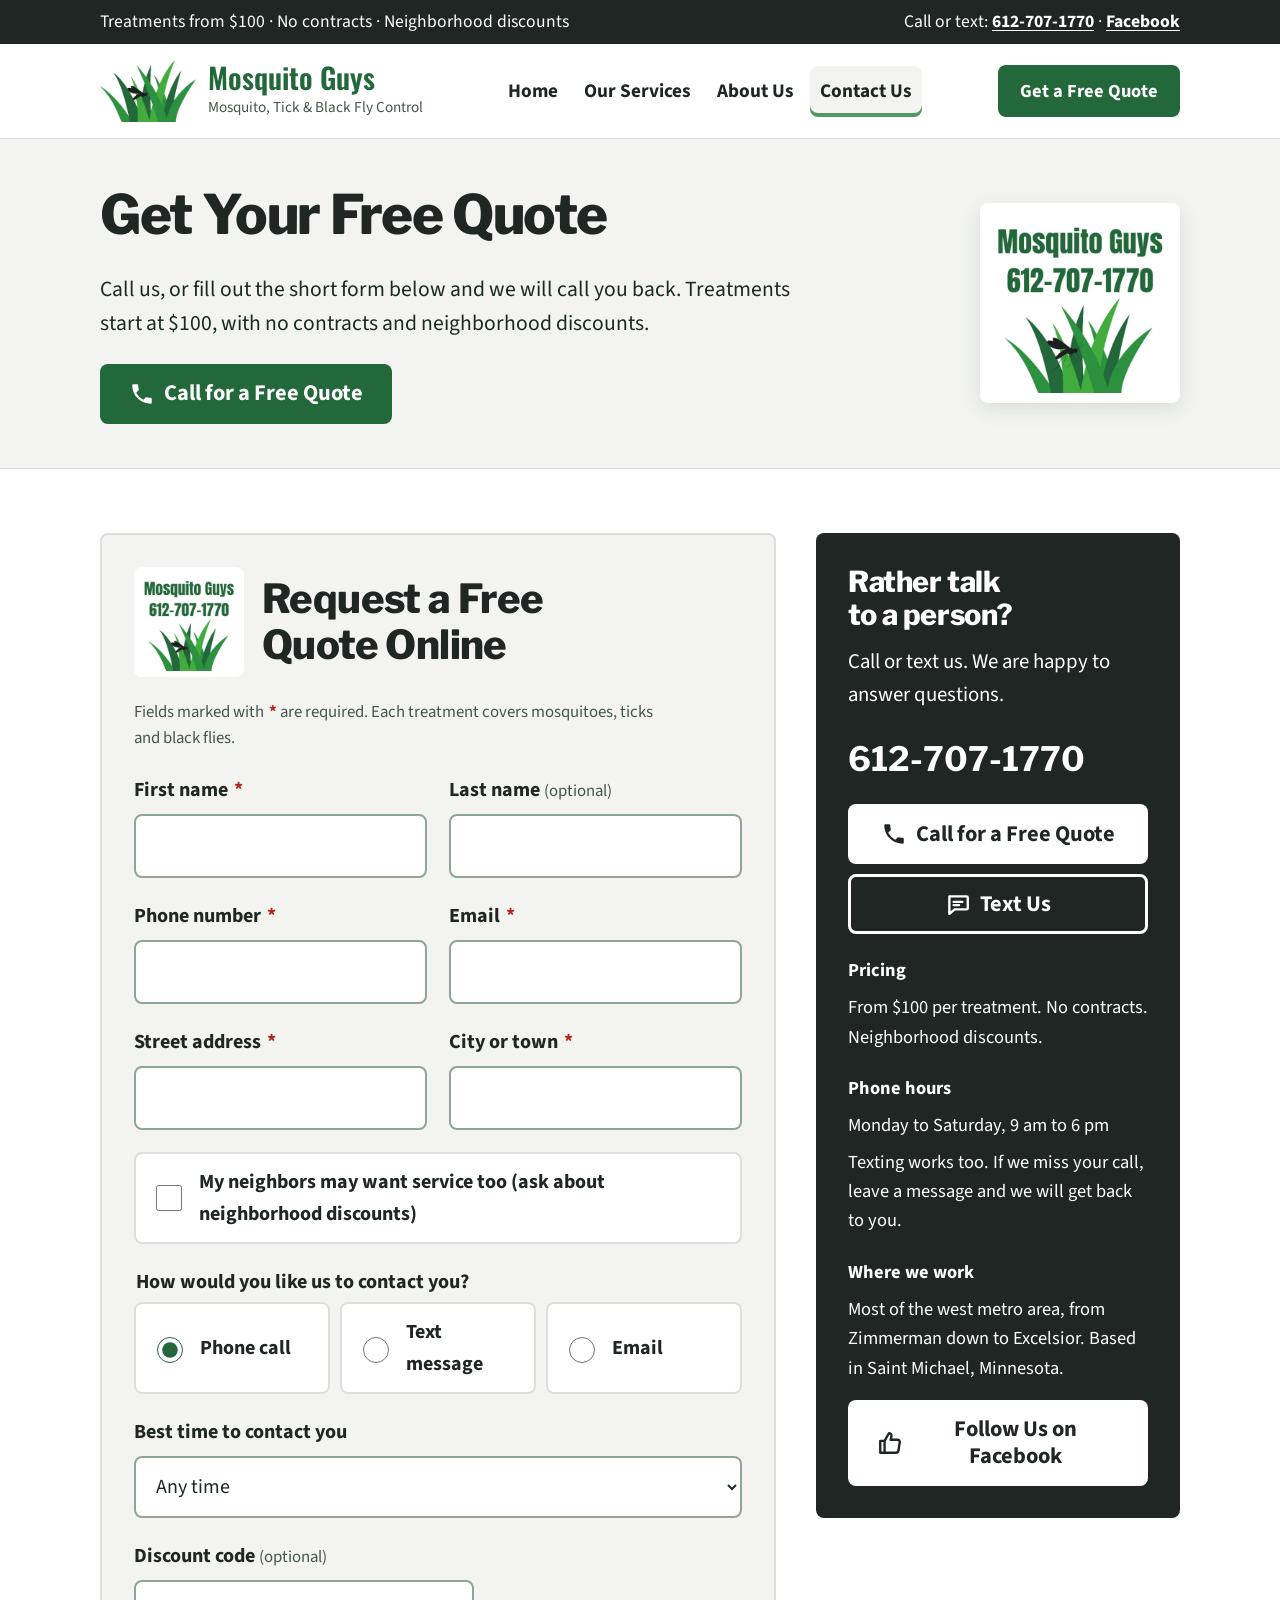
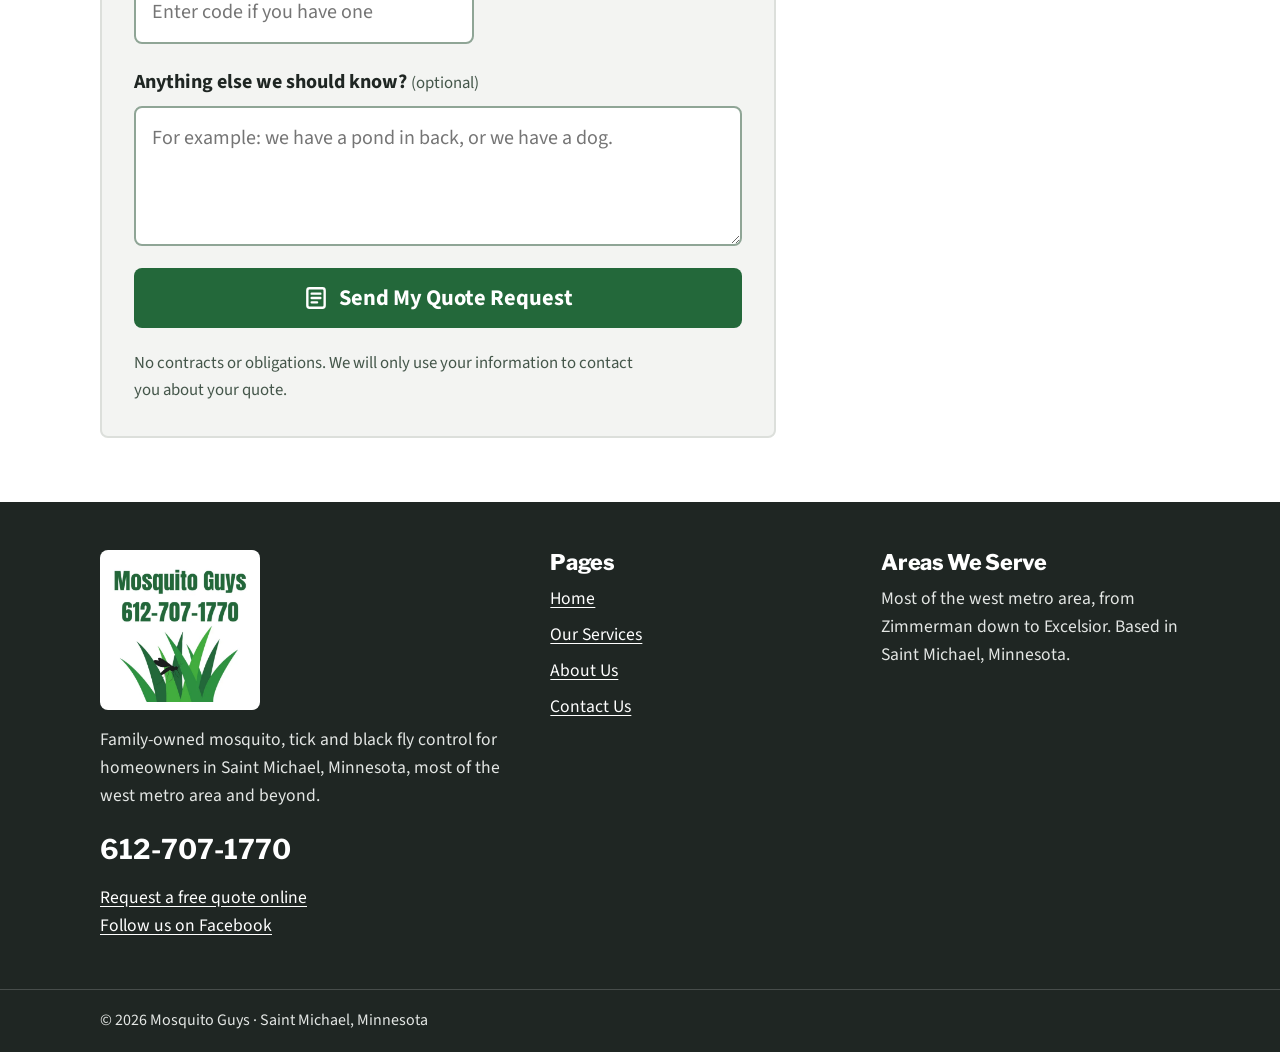
<file: contact.html>
<!doctype html>
<html lang="en">
<head>
  <meta charset="utf-8">
  <meta name="viewport" content="width=device-width, initial-scale=1, viewport-fit=cover">
  <title>Contact Us | Mosquito Guys, Saint Michael MN</title>
  <meta name="claude:viewport-fit-sides" content="cover">
  <meta name="description" content="Request a free quote from Mosquito Guys. Treatments from $100, no contracts, neighborhood discounts. Call 612-707-1770 or fill out our simple form.">
  <meta property="og:title" content="Contact Us | Mosquito Guys, Saint Michael MN">
  <meta property="og:description" content="Request a free quote from Mosquito Guys. Treatments from $100, no contracts, neighborhood discounts. Call 612-707-1770 or fill out our simple form.">
  <meta name="theme-color" content="#1f2623">
  <link rel="icon" type="image/png" href="images/favicon.png">
  <link rel="apple-touch-icon" href="images/apple-touch-icon.png">
  <link rel="preconnect" href="https://fonts.googleapis.com">
  <link rel="preconnect" href="https://fonts.gstatic.com" crossorigin>
  <link rel="stylesheet" href="https://fonts.googleapis.com/css2?family=Libre+Franklin:wght@600;700;800&family=Oswald:wght@600&family=Source+Sans+3:wght@400;600;700&display=swap">
  <link rel="stylesheet" href="styles.css">
  <script type="application/ld+json">{"@context": "https://schema.org", "@type": "LocalBusiness", "name": "Mosquito Guys", "url": "https://mosquitoguysmn.com/", "logo": "images/logo.png", "description": "Family-owned mosquito, tick and black fly control for homeowners in Saint Michael, Minnesota, most of the west metro area and beyond. Treatments start at $100 with no contracts.", "priceRange": "From $100 per treatment", "telephone": "+1-612-707-1770", "openingHours": "Mo-Sa 09:00-18:00", "hasMap": "https://share.google/sPzvgDqrytfjSJjIG", "sameAs": ["https://share.google/sPzvgDqrytfjSJjIG", "https://www.facebook.com/share/1C3QrykTSb/"], "address": {"@type": "PostalAddress", "addressLocality": "Saint Michael", "addressRegion": "MN", "addressCountry": "US"}, "areaServed": ["West Metro Minneapolis, MN", "Saint Michael, MN", "Zimmerman, MN", "Elk River, MN", "Otsego, MN", "Albertville, MN", "Monticello, MN", "Buffalo, MN", "Hanover, MN", "Rogers, MN", "Dayton, MN", "Champlin, MN", "Corcoran, MN", "Maple Grove, MN", "Rockford, MN", "Delano, MN", "Medina, MN", "Plymouth, MN", "Orono, MN", "Wayzata, MN", "Mound, MN", "Minnetonka, MN", "Excelsior, MN"]}</script>
</head>
<body>
<a class="skip-link" href="#main">Skip to main content</a>

<div class="topbar">
  <div class="wrap">
    <span class="hide-small">Treatments from $100 &middot; No contracts &middot; Neighborhood discounts</span>
    <span>Call or text: <a href="tel:+16127071770">612-707-1770</a><span class="hide-small"> &middot; <a href="https://www.facebook.com/share/1C3QrykTSb/" target="_blank" rel="noopener">Facebook</a></span></span>
  </div>
</div>

<header class="site-header">
  <div class="wrap">
    <a class="logo" href="index.html" aria-label="Mosquito Guys home">
      <img src="images/logo-mark.png" width="96" height="62" alt="">
      <span><span class="logo-name">Mosquito Guys</span><span class="logo-tag">Mosquito, Tick &amp; Black Fly Control</span></span>
    </a>
    <nav class="main-nav" aria-label="Main menu">
      <ul>
        <li><a href="index.html">Home</a></li>
        <li><a href="services.html">Our Services</a></li>
        <li><a href="about.html">About Us</a></li>
        <li><a href="contact.html" aria-current="page">Contact Us</a></li>
      </ul>
    </nav>
    <a class="btn btn-primary header-quote" href="contact.html#quote-form">Get a Free Quote</a>
  </div>
</header>

<main id="main">

  <section class="page-hero">
    <div class="wrap page-hero-grid">
      <div class="page-hero-text">
      <h1>Get Your Free Quote</h1>
      <p>Call us, or fill out the short form below and we will call you back. Treatments start at $100, with no contracts and neighborhood discounts.</p>
      <div class="btn-row"><a class="btn btn-primary" href="tel:+16127071770"><svg viewBox="0 0 24 24" fill="currentColor" aria-hidden="true"><path d="M6.6 10.8a15.1 15.1 0 0 0 6.6 6.6l2.2-2.2a1 1 0 0 1 1-.25 11.4 11.4 0 0 0 3.6.57 1 1 0 0 1 1 1V20a1 1 0 0 1-1 1A17 17 0 0 1 3 4a1 1 0 0 1 1-1h3.5a1 1 0 0 1 1 1c0 1.25.2 2.45.57 3.57a1 1 0 0 1-.25 1z"/></svg> Call for a Free Quote</a></div>
      </div>
      <img class="page-hero-logo" src="images/logo.png" width="200" height="200" alt="Mosquito Guys logo, 612-707-1770">
    </div>
  </section>

  <section class="section">
    <div class="wrap contact-layout">

      <!-- QUOTE FORM: requests are emailed to mosquitoguysllc@gmail.com. See README.md. -->
      <form class="quote-form" id="quote-form" action="https://formsubmit.co/mosquitoguysllc@gmail.com" method="POST">
        <div class="form-head">
          <img class="form-logo" src="images/logo.png" width="110" height="110" alt="Mosquito Guys logo, 612-707-1770">
          <h2>Request a Free Quote Online</h2>
        </div>
        <p class="form-note">Fields marked with <span class="req" aria-hidden="true">*</span> are required. Each treatment covers mosquitoes, ticks and black flies.</p>

        <input type="hidden" name="_subject" value="New quote request from the Mosquito Guys website">
        <input type="hidden" name="_template" value="table">
        <input type="text" name="_honey" class="hidden-field" tabindex="-1" autocomplete="off" aria-hidden="true">

        <div class="two-col">
          <div class="field">
            <label for="first-name">First name <span class="req" aria-hidden="true">*</span></label>
            <input type="text" id="first-name" name="First name" autocomplete="given-name" required>
          </div>
          <div class="field">
            <label for="last-name">Last name <span class="hint">(optional)</span></label>
            <input type="text" id="last-name" name="Last name" autocomplete="family-name">
          </div>
        </div>

        <div class="two-col">
          <div class="field">
            <label for="phone">Phone number <span class="req" aria-hidden="true">*</span></label>
            <input type="tel" id="phone" name="Phone" autocomplete="tel" inputmode="tel" required>
          </div>
          <div class="field">
            <label for="email">Email <span class="req" aria-hidden="true">*</span></label>
            <input type="email" id="email" name="Email" autocomplete="email" required>
          </div>
        </div>

        <div class="two-col">
          <div class="field">
            <label for="address">Street address <span class="req" aria-hidden="true">*</span></label>
            <input type="text" id="address" name="Address" autocomplete="street-address" required>
          </div>
          <div class="field">
            <label for="town">City or town <span class="req" aria-hidden="true">*</span></label>
            <input type="text" id="town" name="City" autocomplete="address-level2" required>
          </div>
        </div>

        <div class="field">
          <label class="choice" for="neighbors"><input type="checkbox" id="neighbors" name="Neighborhood discount" value="Yes, neighbors may be interested"> My neighbors may want service too (ask about neighborhood discounts)</label>
        </div>

        <fieldset class="field">
          <legend>How would you like us to contact you?</legend>
          <div class="choices choices-row">
            <label class="choice" for="contact-call"><input type="radio" id="contact-call" name="Contact by" value="Phone call" checked> Phone call</label>
            <label class="choice" for="contact-text"><input type="radio" id="contact-text" name="Contact by" value="Text message"> Text message</label>
            <label class="choice" for="contact-email"><input type="radio" id="contact-email" name="Contact by" value="Email"> Email</label>
          </div>
        </fieldset>

        <div class="field">
          <label for="best-time">Best time to contact you</label>
          <select id="best-time" name="Best time to contact">
            <option>Any time</option>
            <option>Morning</option>
            <option>Afternoon</option>
            <option>Evening</option>
          </select>
        </div>

        <div class="field">
          <label for="discount">Discount code <span class="hint">(optional)</span></label>
          <input type="text" id="discount" name="Discount code" autocomplete="off" autocapitalize="characters" spellcheck="false" class="short-input" placeholder="Enter code if you have one">
        </div>

        <div class="field">
          <label for="message">Anything else we should know? <span class="hint">(optional)</span></label>
          <textarea id="message" name="Message" placeholder="For example: we have a pond in back, or we have a dog."></textarea>
        </div>

        <div id="form-message" class="form-message" role="status" hidden></div>

        <button type="submit" class="btn btn-primary"><svg viewBox="0 0 24 24" fill="none" stroke="currentColor" stroke-width="2.2" stroke-linecap="round" stroke-linejoin="round" aria-hidden="true"><rect x="4" y="3" width="16" height="18" rx="2"/><path d="M8 8h8M8 12h8M8 16h5"/></svg> Send My Quote Request</button>
        <p class="form-note">No contracts or obligations. We will only use your information to contact you about your quote.</p>
      </form>

      <aside class="call-card" aria-label="Call us">
        <h2>Rather talk to a person?</h2>
        <p>Call or text us. We are happy to answer questions.</p>
        <a class="big-number" href="tel:+16127071770">612-707-1770</a>
        <a class="btn btn-light" href="tel:+16127071770"><svg viewBox="0 0 24 24" fill="currentColor" aria-hidden="true"><path d="M6.6 10.8a15.1 15.1 0 0 0 6.6 6.6l2.2-2.2a1 1 0 0 1 1-.25 11.4 11.4 0 0 0 3.6.57 1 1 0 0 1 1 1V20a1 1 0 0 1-1 1A17 17 0 0 1 3 4a1 1 0 0 1 1-1h3.5a1 1 0 0 1 1 1c0 1.25.2 2.45.57 3.57a1 1 0 0 1-.25 1z"/></svg> Call for a Free Quote</a>
        <a class="btn btn-ghost-light" href="sms:+16127071770" style="margin-top:10px"><svg viewBox="0 0 24 24" fill="none" stroke="currentColor" stroke-width="2.2" stroke-linecap="round" stroke-linejoin="round" aria-hidden="true"><path d="M4 5h16a1 1 0 0 1 1 1v10a1 1 0 0 1-1 1H9l-5 4V6a1 1 0 0 1 1-1z"/><path d="M8 10h8M8 13h5"/></svg> Text Us</a>
        <div class="hours">
          <p><strong>Pricing</strong></p>
          <p>From $100 per treatment. No contracts. Neighborhood discounts.</p>
        </div>
        <div class="hours">
          <p><strong>Phone hours</strong></p>
          <p>Monday to Saturday, 9 am to 6 pm</p>
          <p>Texting works too. If we miss your call, leave a message and we will get back to you.</p>
        </div>
        <div class="hours">
          <p><strong>Where we work</strong></p>
          <p>Most of the west metro area, from Zimmerman down to Excelsior. Based in Saint Michael, Minnesota.</p>
          <a class="btn btn-light" href="https://www.facebook.com/share/1C3QrykTSb/" target="_blank" rel="noopener" style="margin-top:10px"><svg viewBox="0 0 24 24" fill="none" stroke="currentColor" stroke-width="2.2" stroke-linecap="round" stroke-linejoin="round" aria-hidden="true"><path d="M7 10v11H3V10z"/><path d="M7 10l4-7c1.7 0 2.7 1.3 2.3 3L12.6 9H19a2 2 0 0 1 2 2.3l-1.2 7.6A2.5 2.5 0 0 1 17.3 21H7"/></svg> Follow Us on Facebook</a>
        </div>
      </aside>

    </div>
  </section>
</main>

<footer class="site-footer">
  <div class="wrap">
    <div>
      <img class="footer-logo" src="images/logo.png" width="160" height="160" alt="Mosquito Guys logo, 612-707-1770">
      <p>Family-owned mosquito, tick and black fly control for homeowners in Saint Michael, Minnesota, most of the west metro area and beyond.</p>
      <a class="phone" href="tel:+16127071770">612-707-1770</a>
      <p style="margin-top:12px"><a href="contact.html#quote-form">Request a free quote online</a><br><a href="https://www.facebook.com/share/1C3QrykTSb/" target="_blank" rel="noopener">Follow us on Facebook</a></p>
    </div>
    <div>
      <h2>Pages</h2>
      <ul>
          <li><a href="index.html">Home</a></li>
          <li><a href="services.html">Our Services</a></li>
          <li><a href="about.html">About Us</a></li>
          <li><a href="contact.html">Contact Us</a></li>
      </ul>
    </div>
    <div>
      <h2>Areas We Serve</h2>
      <p>Most of the west metro area, from Zimmerman down to Excelsior. Based in Saint Michael, Minnesota.</p>
    </div>
  </div>
  <div class="footer-bottom">
    <div class="wrap">&copy; <span id="year">2026</span> Mosquito Guys &middot; Saint Michael, Minnesota</div>
  </div>
</footer>

<div class="call-bar" aria-label="Quick contact">
  <a class="btn btn-primary" href="tel:+16127071770"><svg viewBox="0 0 24 24" fill="currentColor" aria-hidden="true"><path d="M6.6 10.8a15.1 15.1 0 0 0 6.6 6.6l2.2-2.2a1 1 0 0 1 1-.25 11.4 11.4 0 0 0 3.6.57 1 1 0 0 1 1 1V20a1 1 0 0 1-1 1A17 17 0 0 1 3 4a1 1 0 0 1 1-1h3.5a1 1 0 0 1 1 1c0 1.25.2 2.45.57 3.57a1 1 0 0 1-.25 1z"/></svg> Call</a>
  <a class="btn btn-outline" href="sms:+16127071770"><svg viewBox="0 0 24 24" fill="none" stroke="currentColor" stroke-width="2.2" stroke-linecap="round" stroke-linejoin="round" aria-hidden="true"><path d="M4 5h16a1 1 0 0 1 1 1v10a1 1 0 0 1-1 1H9l-5 4V6a1 1 0 0 1 1-1z"/><path d="M8 10h8M8 13h5"/></svg> Text</a>
  <a class="btn btn-outline" href="contact.html#quote-form"><svg viewBox="0 0 24 24" fill="none" stroke="currentColor" stroke-width="2.2" stroke-linecap="round" stroke-linejoin="round" aria-hidden="true"><rect x="4" y="3" width="16" height="18" rx="2"/><path d="M8 8h8M8 12h8M8 16h5"/></svg> Quote</a>
</div>

<script src="script.js"></script>
</body>
</html>
</file>
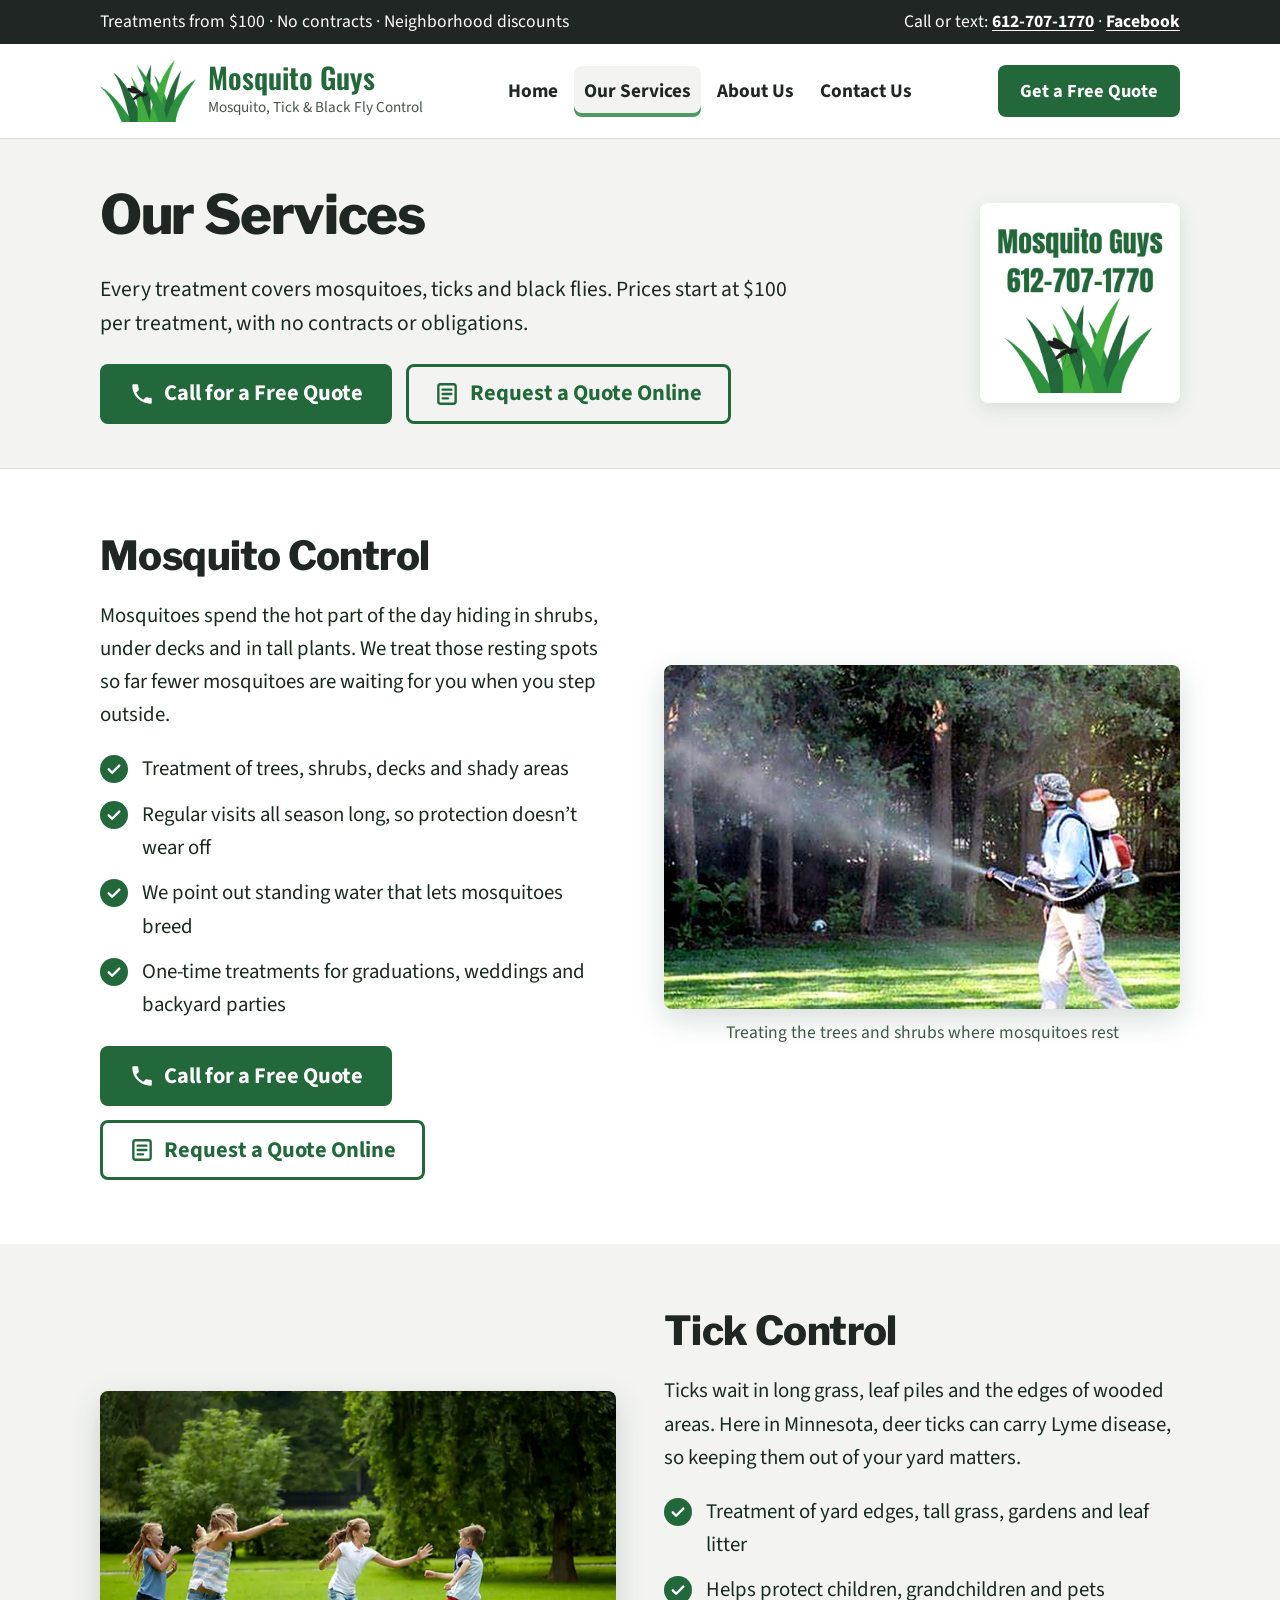
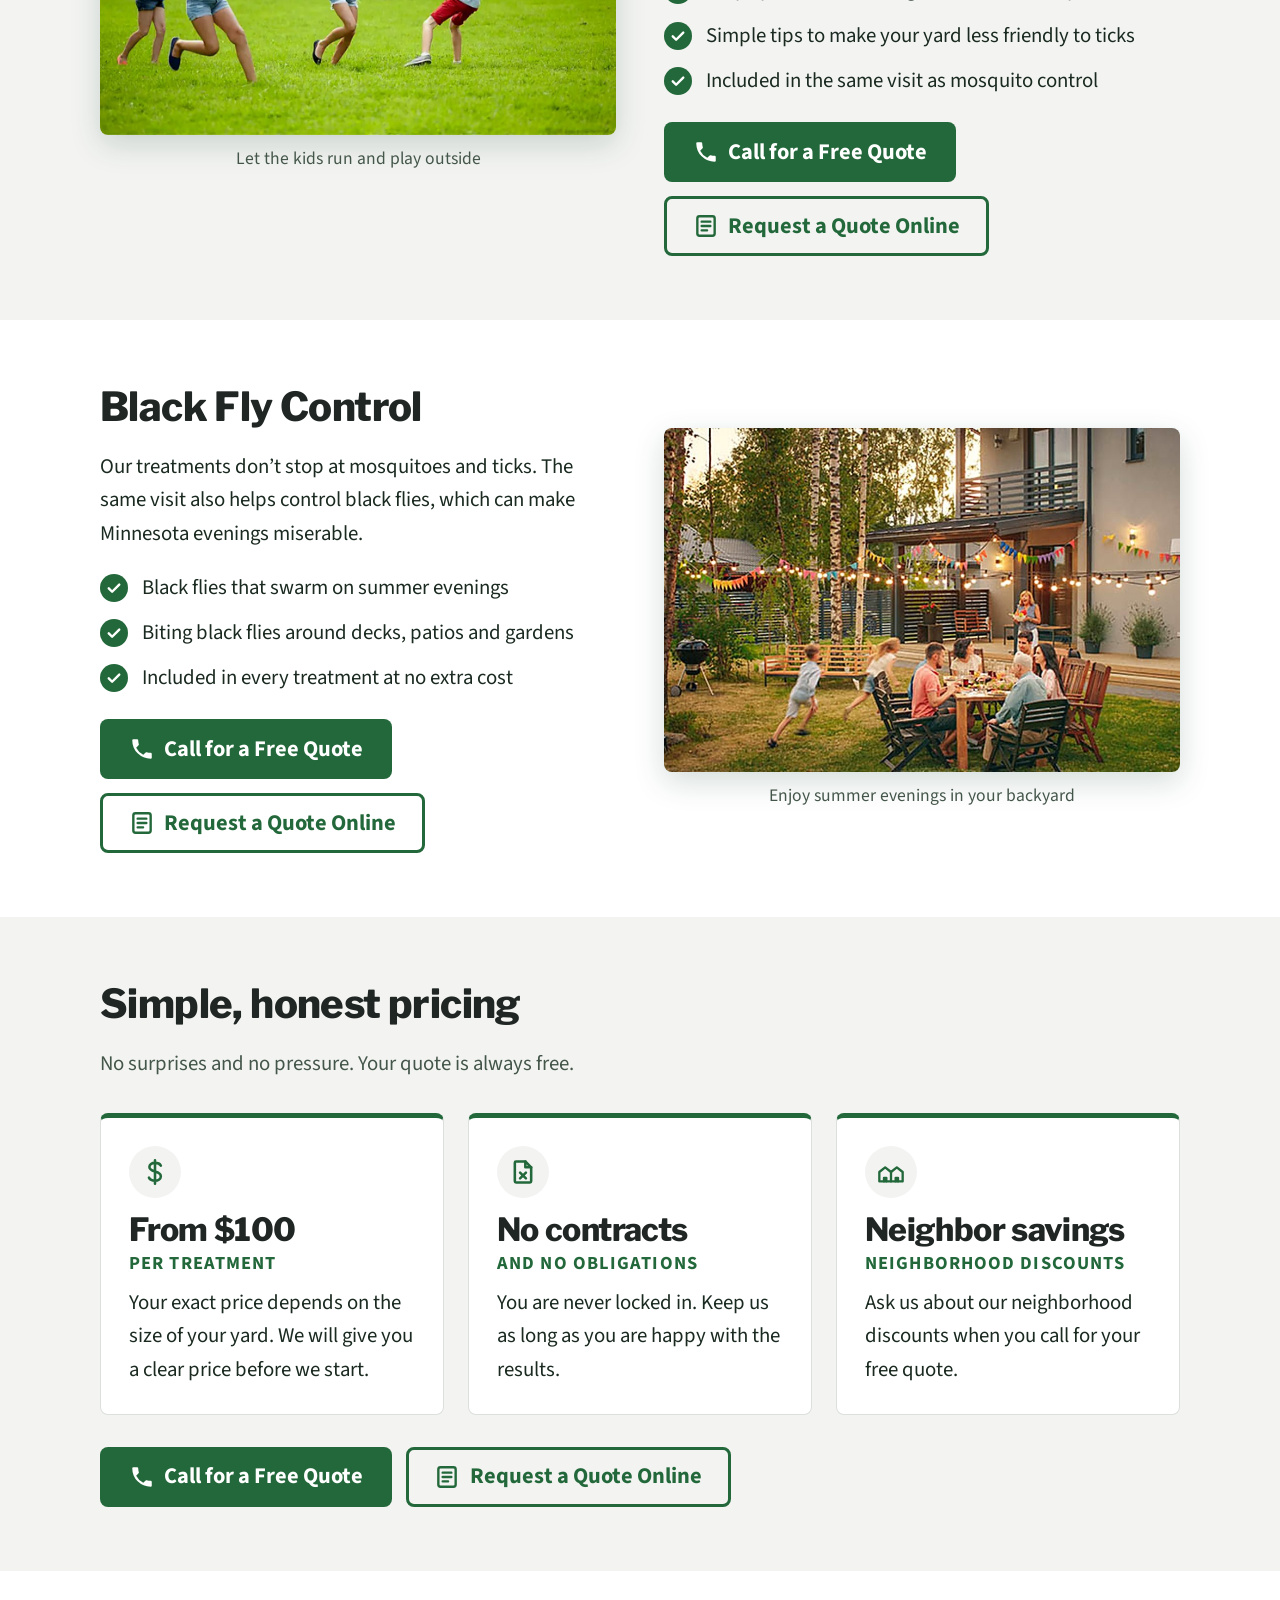
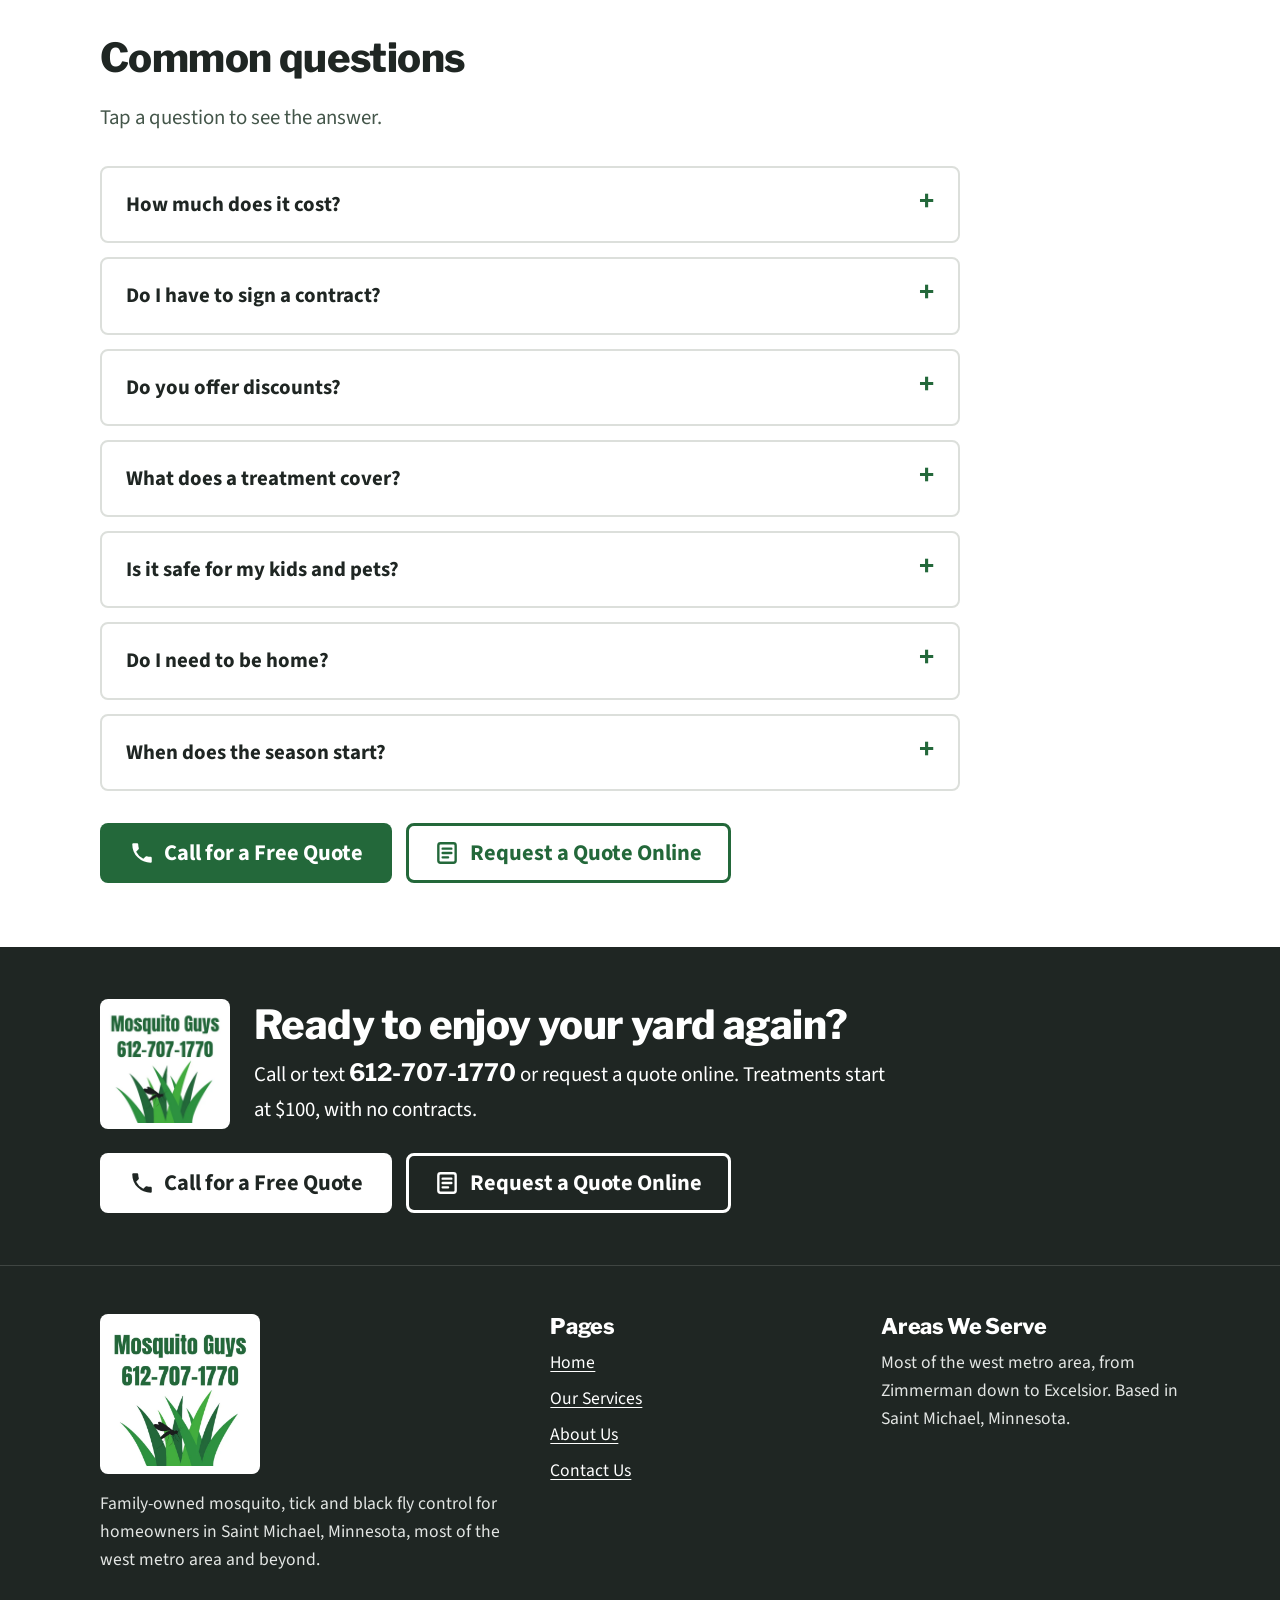
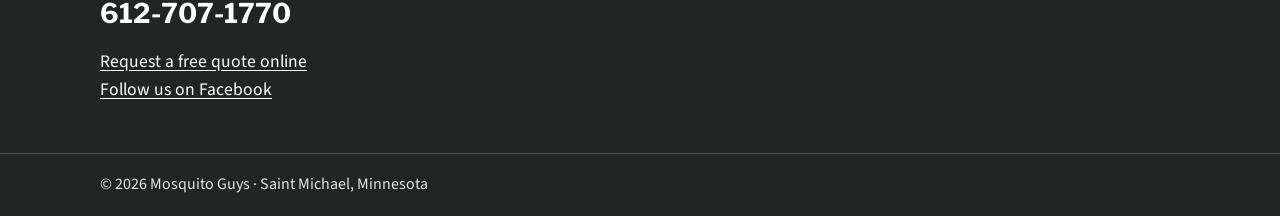
<file: services.html>
<!doctype html>
<html lang="en">
<head>
  <meta charset="utf-8">
  <meta name="viewport" content="width=device-width, initial-scale=1, viewport-fit=cover">
  <title>Our Services | Mosquito Guys, Saint Michael MN</title>
  <meta name="claude:viewport-fit-sides" content="cover">
  <meta name="description" content="Yard treatments for mosquitoes, ticks and black flies in Saint Michael, MN and most of the west metro area. From $100 per treatment, no contracts.">
  <meta property="og:title" content="Our Services | Mosquito Guys, Saint Michael MN">
  <meta property="og:description" content="Yard treatments for mosquitoes, ticks and black flies in Saint Michael, MN and most of the west metro area. From $100 per treatment, no contracts.">
  <meta name="theme-color" content="#1f2623">
  <link rel="icon" type="image/png" href="images/favicon.png">
  <link rel="apple-touch-icon" href="images/apple-touch-icon.png">
  <link rel="preconnect" href="https://fonts.googleapis.com">
  <link rel="preconnect" href="https://fonts.gstatic.com" crossorigin>
  <link rel="stylesheet" href="https://fonts.googleapis.com/css2?family=Libre+Franklin:wght@600;700;800&family=Oswald:wght@600&family=Source+Sans+3:wght@400;600;700&display=swap">
  <link rel="stylesheet" href="styles.css">
  <script type="application/ld+json">{"@context": "https://schema.org", "@type": "LocalBusiness", "name": "Mosquito Guys", "url": "https://mosquitoguysmn.com/", "logo": "images/logo.png", "description": "Family-owned mosquito, tick and black fly control for homeowners in Saint Michael, Minnesota, most of the west metro area and beyond. Treatments start at $100 with no contracts.", "priceRange": "From $100 per treatment", "telephone": "+1-612-707-1770", "openingHours": "Mo-Sa 09:00-18:00", "hasMap": "https://share.google/sPzvgDqrytfjSJjIG", "sameAs": ["https://share.google/sPzvgDqrytfjSJjIG", "https://www.facebook.com/share/1C3QrykTSb/"], "address": {"@type": "PostalAddress", "addressLocality": "Saint Michael", "addressRegion": "MN", "addressCountry": "US"}, "areaServed": ["West Metro Minneapolis, MN", "Saint Michael, MN", "Zimmerman, MN", "Elk River, MN", "Otsego, MN", "Albertville, MN", "Monticello, MN", "Buffalo, MN", "Hanover, MN", "Rogers, MN", "Dayton, MN", "Champlin, MN", "Corcoran, MN", "Maple Grove, MN", "Rockford, MN", "Delano, MN", "Medina, MN", "Plymouth, MN", "Orono, MN", "Wayzata, MN", "Mound, MN", "Minnetonka, MN", "Excelsior, MN"]}</script>
</head>
<body>
<a class="skip-link" href="#main">Skip to main content</a>

<div class="topbar">
  <div class="wrap">
    <span class="hide-small">Treatments from $100 &middot; No contracts &middot; Neighborhood discounts</span>
    <span>Call or text: <a href="tel:+16127071770">612-707-1770</a><span class="hide-small"> &middot; <a href="https://www.facebook.com/share/1C3QrykTSb/" target="_blank" rel="noopener">Facebook</a></span></span>
  </div>
</div>

<header class="site-header">
  <div class="wrap">
    <a class="logo" href="index.html" aria-label="Mosquito Guys home">
      <img src="images/logo-mark.png" width="96" height="62" alt="">
      <span><span class="logo-name">Mosquito Guys</span><span class="logo-tag">Mosquito, Tick &amp; Black Fly Control</span></span>
    </a>
    <nav class="main-nav" aria-label="Main menu">
      <ul>
        <li><a href="index.html">Home</a></li>
        <li><a href="services.html" aria-current="page">Our Services</a></li>
        <li><a href="about.html">About Us</a></li>
        <li><a href="contact.html">Contact Us</a></li>
      </ul>
    </nav>
    <a class="btn btn-primary header-quote" href="contact.html#quote-form">Get a Free Quote</a>
  </div>
</header>

<main id="main">

  <section class="page-hero">
    <div class="wrap page-hero-grid">
      <div class="page-hero-text">
      <h1>Our Services</h1>
      <p>Every treatment covers mosquitoes, ticks and black flies. Prices start at $100 per treatment, with no contracts or obligations.</p>
      <div class="btn-row">
          <a class="btn btn-primary" href="tel:+16127071770"><svg viewBox="0 0 24 24" fill="currentColor" aria-hidden="true"><path d="M6.6 10.8a15.1 15.1 0 0 0 6.6 6.6l2.2-2.2a1 1 0 0 1 1-.25 11.4 11.4 0 0 0 3.6.57 1 1 0 0 1 1 1V20a1 1 0 0 1-1 1A17 17 0 0 1 3 4a1 1 0 0 1 1-1h3.5a1 1 0 0 1 1 1c0 1.25.2 2.45.57 3.57a1 1 0 0 1-.25 1z"/></svg> Call for a Free Quote</a>
          <a class="btn btn-outline" href="contact.html#quote-form"><svg viewBox="0 0 24 24" fill="none" stroke="currentColor" stroke-width="2.2" stroke-linecap="round" stroke-linejoin="round" aria-hidden="true"><rect x="4" y="3" width="16" height="18" rx="2"/><path d="M8 8h8M8 12h8M8 16h5"/></svg> Request a Quote Online</a>
        </div>
      </div>
      <img class="page-hero-logo" src="images/logo.png" width="200" height="200" alt="Mosquito Guys logo, 612-707-1770">
    </div>
  </section>

  <section class="section" id="mosquito">
    <div class="wrap split">
      <div>
        <h2>Mosquito Control</h2>
        <p>Mosquitoes spend the hot part of the day hiding in shrubs, under decks and in tall plants. We treat those resting spots so far fewer mosquitoes are waiting for you when you step outside.</p>
        <ul class="checks">
          <li>Treatment of trees, shrubs, decks and shady areas</li>
          <li>Regular visits all season long, so protection doesn&rsquo;t wear off</li>
          <li>We point out standing water that lets mosquitoes breed</li>
          <li>One-time treatments for graduations, weddings and backyard parties</li>
        </ul>
        <div class="btn-row">
          <a class="btn btn-primary" href="tel:+16127071770"><svg viewBox="0 0 24 24" fill="currentColor" aria-hidden="true"><path d="M6.6 10.8a15.1 15.1 0 0 0 6.6 6.6l2.2-2.2a1 1 0 0 1 1-.25 11.4 11.4 0 0 0 3.6.57 1 1 0 0 1 1 1V20a1 1 0 0 1-1 1A17 17 0 0 1 3 4a1 1 0 0 1 1-1h3.5a1 1 0 0 1 1 1c0 1.25.2 2.45.57 3.57a1 1 0 0 1-.25 1z"/></svg> Call for a Free Quote</a>
          <a class="btn btn-outline" href="contact.html#quote-form"><svg viewBox="0 0 24 24" fill="none" stroke="currentColor" stroke-width="2.2" stroke-linecap="round" stroke-linejoin="round" aria-hidden="true"><rect x="4" y="3" width="16" height="18" rx="2"/><path d="M8 8h8M8 12h8M8 16h5"/></svg> Request a Quote Online</a>
        </div>
      </div>
      <figure class="section-photo">
        <img src="images/tick-treatment-spraying.jpg" width="948" height="726" alt="A technician with a backpack sprayer treating trees and shrubs in a backyard" loading="lazy">
        <figcaption>Treating the trees and shrubs where mosquitoes rest</figcaption>
      </figure>
    </div>
  </section>

  <section class="section section-mint" id="tick">
    <div class="wrap split">
      <figure class="section-photo">
        <img src="images/tick-kids-playing.jpg" width="1200" height="800" alt="Children running and playing tag on a green lawn" loading="lazy">
        <figcaption>Let the kids run and play outside</figcaption>
      </figure>
      <div>
        <h2>Tick Control</h2>
        <p>Ticks wait in long grass, leaf piles and the edges of wooded areas. Here in Minnesota, deer ticks can carry Lyme disease, so keeping them out of your yard matters.</p>
        <ul class="checks">
          <li>Treatment of yard edges, tall grass, gardens and leaf litter</li>
          <li>Helps protect children, grandchildren and pets</li>
          <li>Simple tips to make your yard less friendly to ticks</li>
          <li>Included in the same visit as mosquito control</li>
        </ul>
        <div class="btn-row">
          <a class="btn btn-primary" href="tel:+16127071770"><svg viewBox="0 0 24 24" fill="currentColor" aria-hidden="true"><path d="M6.6 10.8a15.1 15.1 0 0 0 6.6 6.6l2.2-2.2a1 1 0 0 1 1-.25 11.4 11.4 0 0 0 3.6.57 1 1 0 0 1 1 1V20a1 1 0 0 1-1 1A17 17 0 0 1 3 4a1 1 0 0 1 1-1h3.5a1 1 0 0 1 1 1c0 1.25.2 2.45.57 3.57a1 1 0 0 1-.25 1z"/></svg> Call for a Free Quote</a>
          <a class="btn btn-outline" href="contact.html#quote-form"><svg viewBox="0 0 24 24" fill="none" stroke="currentColor" stroke-width="2.2" stroke-linecap="round" stroke-linejoin="round" aria-hidden="true"><rect x="4" y="3" width="16" height="18" rx="2"/><path d="M8 8h8M8 12h8M8 16h5"/></svg> Request a Quote Online</a>
        </div>
      </div>
    </div>
  </section>

  <section class="section" id="black-flies">
    <div class="wrap split">
      <div>
        <h2>Black Fly Control</h2>
        <p>Our treatments don&rsquo;t stop at mosquitoes and ticks. The same visit also helps control black flies, which can make Minnesota evenings miserable.</p>
        <ul class="checks">
          <li>Black flies that swarm on summer evenings</li>
          <li>Biting black flies around decks, patios and gardens</li>
          <li>Included in every treatment at no extra cost</li>
        </ul>
        <div class="btn-row">
          <a class="btn btn-primary" href="tel:+16127071770"><svg viewBox="0 0 24 24" fill="currentColor" aria-hidden="true"><path d="M6.6 10.8a15.1 15.1 0 0 0 6.6 6.6l2.2-2.2a1 1 0 0 1 1-.25 11.4 11.4 0 0 0 3.6.57 1 1 0 0 1 1 1V20a1 1 0 0 1-1 1A17 17 0 0 1 3 4a1 1 0 0 1 1-1h3.5a1 1 0 0 1 1 1c0 1.25.2 2.45.57 3.57a1 1 0 0 1-.25 1z"/></svg> Call for a Free Quote</a>
          <a class="btn btn-outline" href="contact.html#quote-form"><svg viewBox="0 0 24 24" fill="none" stroke="currentColor" stroke-width="2.2" stroke-linecap="round" stroke-linejoin="round" aria-hidden="true"><rect x="4" y="3" width="16" height="18" rx="2"/><path d="M8 8h8M8 12h8M8 16h5"/></svg> Request a Quote Online</a>
        </div>
      </div>
      <figure class="section-photo">
        <img src="images/black-flies-backyard-dinner.jpg" width="1200" height="679" alt="A family eating dinner together at a table in the backyard on a summer evening" loading="lazy">
        <figcaption>Enjoy summer evenings in your backyard</figcaption>
      </figure>
    </div>
  </section>

  <section class="section section-mint" id="pricing">
    <div class="wrap">
      <div class="section-head">
        <h2>Simple, honest pricing</h2>
        <p>No surprises and no pressure. Your quote is always free.</p>
      </div>
      <div class="price-grid">
        <div class="price-item">
          <div class="icon"><svg viewBox="0 0 24 24" fill="none" stroke="currentColor" stroke-width="2.2" stroke-linecap="round" stroke-linejoin="round" aria-hidden="true"><path d="M12 2v20M17 6.5c-.8-1.4-2.6-2.3-5-2.3-2.8 0-4.8 1.4-4.8 3.6 0 5 9.8 2.6 9.8 7.8 0 2.2-2.1 3.8-5 3.8-2.5 0-4.4-1-5.2-2.6"/></svg></div>
          <p class="price-big">From $100</p>
          <h3>per treatment</h3>
          <p>Your exact price depends on the size of your yard. We will give you a clear price before we start.</p>
        </div>
        <div class="price-item">
          <div class="icon"><svg viewBox="0 0 24 24" fill="none" stroke="currentColor" stroke-width="2.2" stroke-linecap="round" stroke-linejoin="round" aria-hidden="true"><path d="M14 3H6a1 1 0 0 0-1 1v16a1 1 0 0 0 1 1h12a1 1 0 0 0 1-1V8z"/><path d="M14 3v5h5M9.5 12.5l5 5M14.5 12.5l-5 5"/></svg></div>
          <p class="price-big">No contracts</p>
          <h3>and no obligations</h3>
          <p>You are never locked in. Keep us as long as you are happy with the results.</p>
        </div>
        <div class="price-item">
          <div class="icon"><svg viewBox="0 0 24 24" fill="none" stroke="currentColor" stroke-width="2" stroke-linecap="round" stroke-linejoin="round" aria-hidden="true"><path d="M2 12 7 8l5 4v8H2z"/><path d="M12 12l5-4 5 4v8H12"/><path d="M6 20v-3h2v3M16 20v-3h2v3"/></svg></div>
          <p class="price-big">Neighbor savings</p>
          <h3>neighborhood discounts</h3>
          <p>Ask us about our neighborhood discounts when you call for your free quote.</p>
        </div>
      </div>
      <div style="margin-top:32px"><div class="btn-row">
          <a class="btn btn-primary" href="tel:+16127071770"><svg viewBox="0 0 24 24" fill="currentColor" aria-hidden="true"><path d="M6.6 10.8a15.1 15.1 0 0 0 6.6 6.6l2.2-2.2a1 1 0 0 1 1-.25 11.4 11.4 0 0 0 3.6.57 1 1 0 0 1 1 1V20a1 1 0 0 1-1 1A17 17 0 0 1 3 4a1 1 0 0 1 1-1h3.5a1 1 0 0 1 1 1c0 1.25.2 2.45.57 3.57a1 1 0 0 1-.25 1z"/></svg> Call for a Free Quote</a>
          <a class="btn btn-outline" href="contact.html#quote-form"><svg viewBox="0 0 24 24" fill="none" stroke="currentColor" stroke-width="2.2" stroke-linecap="round" stroke-linejoin="round" aria-hidden="true"><rect x="4" y="3" width="16" height="18" rx="2"/><path d="M8 8h8M8 12h8M8 16h5"/></svg> Request a Quote Online</a>
        </div></div>
    </div>
  </section>

  <section class="section">
    <div class="wrap">
      <div class="section-head">
        <h2>Common questions</h2>
        <p>Tap a question to see the answer.</p>
      </div>
      <div class="faq">
        <details>
          <summary>How much does it cost?</summary>
          <div><p>Treatments start at $100. Your exact price depends on the size of your yard, and we will tell you the price before we start. Call <a href="tel:+16127071770">612-707-1770</a> or <a href="contact.html#quote-form">request a free quote online</a>.</p></div>
        </details>
        <details>
          <summary>Do I have to sign a contract?</summary>
          <div><p>No. There are no contracts and no obligations. You can stop any time.</p></div>
        </details>
        <details>
          <summary>Do you offer discounts?</summary>
          <div><p>Yes, we offer neighborhood discounts. Ask us about them when you call for your free quote.</p></div>
        </details>
        <details>
          <summary>What does a treatment cover?</summary>
          <div><p>Each treatment covers mosquitoes, ticks and black flies.</p></div>
        </details>
        <details>
          <summary>Is it safe for my kids and pets?</summary>
          <div><p>We take safety seriously. We will tell you exactly how long to keep children and pets off the treated areas, and we are happy to answer any questions before we start.</p></div>
        </details>
        <details>
          <summary>Do I need to be home?</summary>
          <div><p>No. As long as we can get into your yard, we can treat it while you are away. We will let you know when we have been there.</p></div>
        </details>
        <details>
          <summary>When does the season start?</summary>
          <div><p>In Minnesota, mosquitoes and ticks are usually active from spring through fall. It is a good idea to call early so you are on our schedule before the bugs show up.</p></div>
        </details>
      </div>
      <div style="margin-top:32px"><div class="btn-row">
          <a class="btn btn-primary" href="tel:+16127071770"><svg viewBox="0 0 24 24" fill="currentColor" aria-hidden="true"><path d="M6.6 10.8a15.1 15.1 0 0 0 6.6 6.6l2.2-2.2a1 1 0 0 1 1-.25 11.4 11.4 0 0 0 3.6.57 1 1 0 0 1 1 1V20a1 1 0 0 1-1 1A17 17 0 0 1 3 4a1 1 0 0 1 1-1h3.5a1 1 0 0 1 1 1c0 1.25.2 2.45.57 3.57a1 1 0 0 1-.25 1z"/></svg> Call for a Free Quote</a>
          <a class="btn btn-outline" href="contact.html#quote-form"><svg viewBox="0 0 24 24" fill="none" stroke="currentColor" stroke-width="2.2" stroke-linecap="round" stroke-linejoin="round" aria-hidden="true"><rect x="4" y="3" width="16" height="18" rx="2"/><path d="M8 8h8M8 12h8M8 16h5"/></svg> Request a Quote Online</a>
        </div></div>
    </div>
  </section>

  <section class="cta-band" aria-label="Get a free quote">
    <div class="wrap">
      <img class="cta-logo" src="images/logo.png" width="130" height="130" alt="Mosquito Guys logo, 612-707-1770">
      <div class="cta-text">
        <h2>Ready to enjoy your yard again?</h2>
        <p>Call or text <a class="big-number" href="tel:+16127071770">612-707-1770</a> or request a quote online. Treatments start at $100, with no contracts.</p>
      </div>
      <div class="btn-row">
        <a class="btn btn-light" href="tel:+16127071770"><svg viewBox="0 0 24 24" fill="currentColor" aria-hidden="true"><path d="M6.6 10.8a15.1 15.1 0 0 0 6.6 6.6l2.2-2.2a1 1 0 0 1 1-.25 11.4 11.4 0 0 0 3.6.57 1 1 0 0 1 1 1V20a1 1 0 0 1-1 1A17 17 0 0 1 3 4a1 1 0 0 1 1-1h3.5a1 1 0 0 1 1 1c0 1.25.2 2.45.57 3.57a1 1 0 0 1-.25 1z"/></svg> Call for a Free Quote</a>
        <a class="btn btn-ghost-light" href="contact.html#quote-form"><svg viewBox="0 0 24 24" fill="none" stroke="currentColor" stroke-width="2.2" stroke-linecap="round" stroke-linejoin="round" aria-hidden="true"><rect x="4" y="3" width="16" height="18" rx="2"/><path d="M8 8h8M8 12h8M8 16h5"/></svg> Request a Quote Online</a>
      </div>
    </div>
  </section>
</main>

<footer class="site-footer">
  <div class="wrap">
    <div>
      <img class="footer-logo" src="images/logo.png" width="160" height="160" alt="Mosquito Guys logo, 612-707-1770">
      <p>Family-owned mosquito, tick and black fly control for homeowners in Saint Michael, Minnesota, most of the west metro area and beyond.</p>
      <a class="phone" href="tel:+16127071770">612-707-1770</a>
      <p style="margin-top:12px"><a href="contact.html#quote-form">Request a free quote online</a><br><a href="https://www.facebook.com/share/1C3QrykTSb/" target="_blank" rel="noopener">Follow us on Facebook</a></p>
    </div>
    <div>
      <h2>Pages</h2>
      <ul>
          <li><a href="index.html">Home</a></li>
          <li><a href="services.html">Our Services</a></li>
          <li><a href="about.html">About Us</a></li>
          <li><a href="contact.html">Contact Us</a></li>
      </ul>
    </div>
    <div>
      <h2>Areas We Serve</h2>
      <p>Most of the west metro area, from Zimmerman down to Excelsior. Based in Saint Michael, Minnesota.</p>
    </div>
  </div>
  <div class="footer-bottom">
    <div class="wrap">&copy; <span id="year">2026</span> Mosquito Guys &middot; Saint Michael, Minnesota</div>
  </div>
</footer>

<div class="call-bar" aria-label="Quick contact">
  <a class="btn btn-primary" href="tel:+16127071770"><svg viewBox="0 0 24 24" fill="currentColor" aria-hidden="true"><path d="M6.6 10.8a15.1 15.1 0 0 0 6.6 6.6l2.2-2.2a1 1 0 0 1 1-.25 11.4 11.4 0 0 0 3.6.57 1 1 0 0 1 1 1V20a1 1 0 0 1-1 1A17 17 0 0 1 3 4a1 1 0 0 1 1-1h3.5a1 1 0 0 1 1 1c0 1.25.2 2.45.57 3.57a1 1 0 0 1-.25 1z"/></svg> Call</a>
  <a class="btn btn-outline" href="sms:+16127071770"><svg viewBox="0 0 24 24" fill="none" stroke="currentColor" stroke-width="2.2" stroke-linecap="round" stroke-linejoin="round" aria-hidden="true"><path d="M4 5h16a1 1 0 0 1 1 1v10a1 1 0 0 1-1 1H9l-5 4V6a1 1 0 0 1 1-1z"/><path d="M8 10h8M8 13h5"/></svg> Text</a>
  <a class="btn btn-outline" href="contact.html#quote-form"><svg viewBox="0 0 24 24" fill="none" stroke="currentColor" stroke-width="2.2" stroke-linecap="round" stroke-linejoin="round" aria-hidden="true"><rect x="4" y="3" width="16" height="18" rx="2"/><path d="M8 8h8M8 12h8M8 16h5"/></svg> Quote</a>
</div>

<script src="script.js"></script>
</body>
</html>
</file>
<file: styles.css>
/* =========================================================
   Mosquito Guys — website styles
   Layout idea: a calm white page with deep-green bands,
   big friendly type, and a "Call" button always in reach.
   ========================================================= */

:root {
  /* Colors */
  --forest: #1f2623;      /* charcoal: headings and dark text */
  --deep: #1f2623;        /* near-black: top bar, footer, dark bands */
  --green: #23683a;       /* main buttons and links (matches the logo) */
  --green-hover: #17572f;
  --leaf: #4f9a62;        /* small accents */
  --mint: #f3f4f2;        /* light gray sections */
  --mint-line: #dcdfdb;   /* light gray borders */
  --white: #ffffff;
  --ink: #1a2a20;         /* main text, very dark green-black */
  --muted: #44564a;       /* secondary text, still high contrast */
  --focus: #f2b632;       /* keyboard focus ring */

  /* Type */
  --font-display: "Libre Franklin", "Helvetica Neue", Arial, sans-serif;
  --font-brand: "Oswald", "Arial Narrow", Arial, sans-serif;
  --font-body: "Source Sans 3", "Segoe UI", "Helvetica Neue", Arial, sans-serif;

  /* Sizes — large and easy to read */
  --text: 1.3rem;         /* about 21px body text */
  --text-lg: 1.4rem;
  --h3: 1.6rem;
  --h2: clamp(1.9rem, 4.5vw, 2.5rem);
  --h1: clamp(2.3rem, 6vw, 3.4rem);

  --max: 1120px;
  --radius: 8px;
  color-scheme: light;
}

* { box-sizing: border-box; }

html { scroll-behavior: smooth; }
@media (prefers-reduced-motion: reduce) { html { scroll-behavior: auto; } }

body {
  margin: 0;
  background: var(--white);
  color: var(--ink);
  font-family: var(--font-body);
  font-size: var(--text);
  line-height: 1.6;
}

img { max-width: 100%; height: auto; display: block; }

h1, h2, h3 {
  font-family: var(--font-display);
  color: var(--forest);
  line-height: 1.15;
  letter-spacing: -0.015em;
  text-wrap: balance;
  margin: 0 0 0.5em;
}
h1 { font-size: var(--h1); font-weight: 800; letter-spacing: -0.025em; }
h2 { font-size: var(--h2); font-weight: 800; }
h3 { font-size: var(--h3); font-weight: 700; }
p { margin: 0 0 1em; max-width: 65ch; }

a { color: var(--green); text-underline-offset: 3px; }
a:hover { color: var(--green-hover); }

:focus-visible {
  outline: 4px solid var(--focus);
  outline-offset: 3px;
  border-radius: 4px;
}

/* Skip link for keyboard and screen-reader users */
.skip-link {
  position: absolute;
  left: -9999px;
  top: 0;
  background: var(--deep);
  color: var(--white);
  padding: 12px 18px;
  z-index: 100;
}
.skip-link:focus { left: 16px; top: 16px; color: var(--white); }

/* Page width wrapper — keeps a side gutter on every screen */
.wrap {
  max-width: var(--max);
  margin: 0 auto;
  padding-left: max(20px, env(safe-area-inset-left, 0px));
  padding-right: max(20px, env(safe-area-inset-right, 0px));
}

/* ---------- Buttons ---------- */
.btn {
  display: inline-flex;
  align-items: center;
  justify-content: center;
  gap: 0.6rem;
  min-height: 60px;
  padding: 0.8rem 1.6rem;
  border-radius: var(--radius);
  font-family: var(--font-body);
  font-size: var(--text-lg);
  font-weight: 700;
  text-decoration: none;
  border: 3px solid transparent;
  cursor: pointer;
  line-height: 1.2;
  text-align: center;
}
.btn svg { width: 26px; height: 26px; flex: none; }
.btn-primary { background: var(--green); color: var(--white); }
.btn-primary:hover { background: var(--green-hover); color: var(--white); }
.btn-light { background: var(--white); color: var(--forest); }
.btn-light:hover { background: var(--mint); color: var(--forest); }
.btn-outline { background: transparent; color: var(--green); border-color: var(--green); }
.btn-outline:hover { background: var(--mint); color: var(--green-hover); }
.btn-ghost-light { background: transparent; color: var(--white); border-color: var(--white); }
.btn-ghost-light:hover { background: rgba(255,255,255,0.12); color: var(--white); }
.header-quote { min-height: 52px; font-size: 1.15rem; padding: 0.6rem 1.2rem; }
.btn-row { display: flex; flex-wrap: wrap; gap: 14px; }

/* ---------- Top bar & header ---------- */
.topbar {
  background: var(--deep);
  color: var(--white);
  font-size: 1.1rem;
}
.topbar .wrap {
  display: flex;
  flex-wrap: wrap;
  justify-content: space-between;
  gap: 4px 20px;
  padding-block: 8px;
}
.topbar a { color: var(--white); font-weight: 700; }

.site-header {
  background: var(--white);
  border-bottom: 1px solid var(--mint-line);
}
.site-header .wrap {
  display: flex;
  flex-wrap: wrap;
  align-items: center;
  justify-content: space-between;
  gap: 14px 24px;
  padding-block: 16px;
}
.logo {
  display: flex;
  align-items: center;
  gap: 12px;
  text-decoration: none;
  color: var(--forest);
}
.logo img { width: 96px; height: 62px; flex: none; }
@media (max-width: 680px) { .logo img { width: 78px; height: 50px; } }
.logo-name {
  font-family: var(--font-brand);
  font-weight: 600;
  letter-spacing: 0;
  color: var(--green);
  font-size: 1.8rem;
  line-height: 1;
  display: block;
}
.logo-tag {
  display: block;
  font-size: 0.95rem;
  color: var(--muted);
  margin-top: 4px;
}

.main-nav ul {
  list-style: none;
  margin: 0;
  padding: 0;
  display: flex;
  flex-wrap: wrap;
  gap: 6px;
}
.main-nav a {
  display: block;
  padding: 10px 10px;
  border-radius: 8px;
  font-size: 1.2rem;
  font-weight: 700;
  color: var(--forest);
  text-decoration: none;
}
.main-nav a:hover { background: var(--mint); }
.main-nav a[aria-current="page"] {
  background: var(--mint);
  box-shadow: inset 0 -4px 0 var(--leaf);
}

/* ---------- Hero ---------- */
.hero {
  background: var(--mint);
  border-bottom: 1px solid var(--mint-line);
}
.hero .wrap {
  display: grid;
  grid-template-columns: 1.15fr 0.85fr;
  gap: 40px;
  align-items: center;
  padding-block: 56px;
}
.hero-text { min-width: 0; }
.eyebrow {
  display: inline-block;
  font-weight: 700;
  font-size: 1.05rem;
  letter-spacing: 0.06em;
  text-transform: uppercase;
  color: var(--green);
  margin-bottom: 12px;
}
.hero .lead { font-size: 1.4rem; color: var(--ink); }
.hero .phone-big {
  margin-top: 18px;
  font-size: 1.25rem;
  color: var(--muted);
}
.hero .phone-big a {
  font-family: var(--font-display);
  font-size: 1.9rem;
  font-weight: 700;
  color: var(--forest);
  text-decoration: none;
  white-space: nowrap;
}


/* ---------- Cover photo at the top of the Home page ---------- */
.hero-cover {
  /* Photo of green trees and lawn under a blue sky. */
  background: var(--deep) url("images/cover-trees-lawn.jpg") center 48% / cover no-repeat;
  border-bottom: 1px solid var(--mint-line);
}
.hero-cover .wrap { padding-block: 72px; }
.hero-card {
  background: var(--white);
  border-radius: var(--radius);
  box-shadow: 0 10px 30px rgba(21, 67, 43, 0.25);
  padding: 36px 40px;
  max-width: 640px;
  min-width: 0;
}
.hero-card .lead { font-size: 1.4rem; color: var(--ink); }
.hero-card .phone-big { margin: 18px 0 0; font-size: 1.25rem; color: var(--muted); }
.hero-card .phone-big a {
  font-family: var(--font-display);
  font-size: 1.9rem;
  font-weight: 700;
  color: var(--forest);
  text-decoration: none;
  white-space: nowrap;
}
@media (max-width: 680px) {
  /* On phones the trees show at the top, with the text box below them */
  .hero-cover {
    background:
      linear-gradient(to bottom, rgba(85, 115, 31, 0) 300px, #55731f 420px),
      url("images/cover-trees-lawn.jpg") center -150px / 100% auto no-repeat,
      #55731f;
  }
  .hero-cover .wrap { padding-block: 200px 28px; }
  .hero-card { padding: 24px; }
}

/* Page hero (smaller, for inside pages) */
.page-hero {
  background: var(--mint);
  border-bottom: 1px solid var(--mint-line);
}
.page-hero .wrap { padding-block: 44px; }
.page-hero p { font-size: 1.35rem; }

/* ---------- Photo placeholders ---------- */
.photo-slot {
  background: linear-gradient(160deg, var(--mint), #e6e8e5);
  border: 1px solid var(--mint-line);
  border-radius: var(--radius);
  aspect-ratio: 4 / 3;
  max-width: 100%;
  display: flex;
  flex-direction: column;
  align-items: center;
  justify-content: center;
  gap: 10px;
  text-align: center;
  padding: 20px;
  color: var(--muted);
  font-size: 1.1rem;
}
.photo-slot svg { width: 56px; height: 56px; color: var(--leaf); }
.photo-slot strong { color: var(--forest); font-size: 1.2rem; }

.photo-grid {
  display: grid;
  grid-template-columns: repeat(3, 1fr);
  gap: 20px;
}
.photo-grid figure { margin: 0; }
.photo-grid figcaption { margin-top: 8px; font-size: 1.1rem; color: var(--muted); }
.photo-grid img { border-radius: var(--radius); aspect-ratio: 4 / 3; object-fit: cover; width: 100%; }

/* ---------- Sections ---------- */
.section .wrap { padding-block: 64px; }
.section-mint { background: var(--mint); }
.section-head { margin-bottom: 32px; }
.section-head p { font-size: 1.3rem; color: var(--muted); }

/* Two-column service blocks */
.service-pair, .service-grid {
  display: grid;
  grid-template-columns: 1fr 1fr;
  gap: 28px;
}
.service-grid { grid-template-columns: repeat(3, 1fr); }
.text-link { margin-top: auto; font-weight: 700; font-size: 1.2rem; }
.service-card {
  background: var(--white);
  border: 2px solid var(--mint-line);
  border-radius: var(--radius);
  padding: 32px;
  display: flex;
  flex-direction: column;
  gap: 8px;
  min-width: 0;
}
.service-card .icon {
  width: 64px;
  height: 64px;
  border-radius: 50%;
  background: var(--mint);
  display: grid;
  place-items: center;
  color: var(--green);
  margin-bottom: 6px;
}
.service-card .icon svg { width: 36px; height: 36px; }
.service-card .btn { margin-top: auto; align-self: flex-start; }

/* Check lists */
.checks { list-style: none; margin: 0 0 1.2em; padding: 0; display: grid; gap: 12px; }
.checks li { display: grid; grid-template-columns: 32px 1fr; gap: 10px; align-items: start; }
.checks li::before {
  content: "";
  width: 28px;
  height: 28px;
  margin-top: 3px;
  border-radius: 50%;
  background: var(--green) url("data:image/svg+xml,%3Csvg xmlns='http://www.w3.org/2000/svg' viewBox='0 0 24 24' fill='none' stroke='white' stroke-width='3.2' stroke-linecap='round' stroke-linejoin='round'%3E%3Cpath d='M5 12.5l4.5 4.5L19 7.5'/%3E%3C/svg%3E") center / 18px no-repeat;
}

/* Why choose us */
.reasons {
  display: grid;
  grid-template-columns: repeat(2, 1fr);
  gap: 28px 40px;
}
.reason { display: grid; grid-template-columns: 56px 1fr; gap: 18px; align-items: start; }
.reason .icon {
  width: 56px;
  height: 56px;
  border-radius: 12px;
  background: var(--green);
  color: var(--white);
  display: grid;
  place-items: center;
}
.reason .icon svg { width: 30px; height: 30px; }
.reason h3 { font-size: 1.45rem; margin-bottom: 6px; }
.reason p { margin: 0; }

/* How it works — a real sequence, so numbers are used */
.steps {
  list-style: none;
  margin: 0;
  padding: 0;
  display: grid;
  grid-template-columns: repeat(3, 1fr);
  gap: 28px;
  counter-reset: step;
}
.steps li { counter-increment: step; }
.steps li::before {
  content: counter(step);
  display: grid;
  place-items: center;
  width: 54px;
  height: 54px;
  border-radius: 50%;
  border: 3px solid var(--green);
  color: var(--green);
  font-family: var(--font-display);
  font-weight: 700;
  font-size: 1.6rem;
  margin-bottom: 12px;
}
.steps h3 { font-size: 1.45rem; margin-bottom: 6px; }

/* Service area */
.towns {
  list-style: none;
  padding: 0;
  margin: 0 0 1em;
  display: flex;
  flex-wrap: wrap;
  gap: 10px;
}
.towns li {
  background: var(--white);
  border: 2px solid var(--mint-line);
  border-radius: 999px;
  padding: 6px 18px;
  font-weight: 700;
  color: var(--forest);
}
.towns li.home-town { background: var(--green); border-color: var(--green); color: var(--white); }

/* Reviews */
.reviews {
  display: grid;
  grid-template-columns: repeat(3, 1fr);
  gap: 24px;
}
.review {
  margin: 0;
  background: var(--white);
  border: 2px solid var(--mint-line);
  border-radius: var(--radius);
  padding: 28px;
  display: flex;
  flex-direction: column;
  gap: 12px;
}
.stars { color: #b7860b; font-size: 1.5rem; letter-spacing: 3px; line-height: 1; }
.review blockquote { margin: 0; font-size: 1.2rem; }
.review figcaption { margin-top: auto; font-weight: 700; color: var(--forest); }
.review figcaption span { display: block; font-weight: 400; color: var(--muted); }
.review.placeholder { border-color: var(--mint-line); }
.review.placeholder blockquote { color: var(--muted); font-style: italic; }

/* Call-to-action band */
.cta-band {
  background: var(--deep);
  color: var(--white);
}
.cta-band .wrap {
  display: flex;
  flex-wrap: wrap;
  align-items: center;
  justify-content: space-between;
  gap: 24px;
  padding-block: 52px;
}
.cta-band h2 { color: var(--white); margin-bottom: 6px; }
.cta-band p { margin: 0; font-size: 1.3rem; }
.cta-text { min-width: 0; flex: 1 1 420px; }
.cta-band .big-number {
  font-family: var(--font-display);
  font-size: 1.5rem;
  font-weight: 700;
  color: var(--white);
  text-decoration: none;
  white-space: nowrap;
}

/* FAQ */
.faq { display: grid; gap: 14px; max-width: 860px; }
.faq details {
  border: 2px solid var(--mint-line);
  border-radius: var(--radius);
  background: var(--white);
}
.faq summary {
  cursor: pointer;
  padding: 20px 24px;
  font-weight: 700;
  font-size: 1.3rem;
  color: var(--forest);
  list-style: none;
  display: flex;
  justify-content: space-between;
  gap: 16px;
}
.faq summary::-webkit-details-marker { display: none; }
.faq summary::after { content: "+"; font-size: 1.8rem; line-height: 1; color: var(--green); }
.faq details[open] summary::after { content: "−"; }
.faq details > div { padding: 0 24px 20px; }

/* About page */
.split {
  display: grid;
  grid-template-columns: 1fr 1fr;
  gap: 48px;
  align-items: center;
}
.split > * { min-width: 0; }
.promise {
  background: var(--white);
  border: 2px solid var(--mint-line);
  border-radius: var(--radius);
  padding: 32px;
}

/* ---------- Contact page ---------- */
.contact-layout {
  display: grid;
  grid-template-columns: 1.3fr 0.7fr;
  gap: 40px;
  align-items: start;
}
.contact-layout > * { min-width: 0; }
.call-card {
  background: var(--deep);
  color: var(--white);
  border-radius: var(--radius);
  padding: 32px;
}
.call-card h2 { color: var(--white); font-size: 1.8rem; }
.call-card .big-number {
  display: block;
  font-family: var(--font-display);
  font-size: 2.1rem;
  font-weight: 700;
  color: var(--white);
  text-decoration: none;
  margin: 6px 0 18px;
}
.call-card .btn { width: 100%; }
.call-card .btn-ghost-light { display: flex; }
.call-card .hours { margin-top: 22px; font-size: 1.15rem; }
.call-card .hours p { margin: 0 0 0.4em; }

.quote-form {
  background: var(--mint);
  border: 2px solid var(--mint-line);
  border-radius: var(--radius);
  padding: 32px;
  display: grid;
  gap: 22px;
}
.field { display: grid; gap: 8px; }
.field label, .field legend {
  font-weight: 700;
  font-size: 1.25rem;
  color: var(--forest);
}
.field .hint { font-size: 1.05rem; color: var(--muted); font-weight: 400; }
.field input[type="text"],
.field input[type="tel"],
.field input[type="email"],
.field select,
.field textarea {
  width: 100%;
  font: inherit;
  font-size: 1.25rem;
  padding: 14px 16px;
  min-height: 58px;
  border: 2px solid #8fa596;
  border-radius: 8px;
  background: var(--white);
  color: var(--ink);
}
.field textarea { min-height: 140px; resize: vertical; }
.field input:focus, .field select:focus, .field textarea:focus {
  border-color: var(--green);
  outline: 4px solid var(--focus);
  outline-offset: 1px;
}
fieldset.field { border: 0; margin: 0; padding: 0; }
.choices { display: grid; gap: 10px; margin-top: 4px; }
.choices-row { grid-template-columns: repeat(3, 1fr); }
@media (max-width: 680px) { .choices-row { grid-template-columns: 1fr; } }
.choice {
  display: flex;
  align-items: center;
  gap: 14px;
  background: var(--white);
  border: 2px solid var(--mint-line);
  border-radius: 8px;
  padding: 12px 16px;
  font-size: 1.2rem;
  cursor: pointer;
}
.choice input { width: 26px; height: 26px; accent-color: var(--green); flex: none; }
.two-col { display: grid; grid-template-columns: 1fr 1fr; gap: 22px; }
.form-note { font-size: 1.05rem; color: var(--muted); margin: 0; }
.form-message {
  border-radius: 8px;
  padding: 18px 20px;
  font-size: 1.2rem;
  background: var(--white);
  border: 3px solid var(--green);
  color: var(--forest);
}
.form-message.error { border-color: #a12a1c; color: #7c1d12; }
.hidden-field { position: absolute; left: -9999px; }

/* ---------- Footer ---------- */
.site-footer { background: var(--deep); color: #e3e6e4; font-size: 1.1rem; }
.site-footer .wrap {
  display: grid;
  grid-template-columns: 1.4fr 1fr 1fr;
  gap: 32px;
  padding-block: 48px 32px;
}
.site-footer h2 { color: var(--white); font-size: 1.35rem; margin-bottom: 10px; }
.site-footer a { color: var(--white); }
.site-footer ul { list-style: none; margin: 0; padding: 0; display: grid; gap: 8px; }
.footer-logo {
  width: 160px;
  height: 160px;
  background: var(--white);
  border-radius: var(--radius);
  padding: 8px;
  margin-bottom: 16px;
}
.site-footer .phone {
  font-family: var(--font-display);
  font-size: 1.7rem;
  font-weight: 700;
  text-decoration: none;
}
.footer-bottom { border-top: 1px solid rgba(255,255,255,0.18); }
.footer-bottom .wrap { display: block; padding-block: 18px; font-size: 1rem; }

/* ---------- Phone call bar (phones only) ---------- */
.call-bar { display: none; }

/* ---------- Phones and tablets ---------- */
@media (max-width: 900px) {
  .hero .wrap,
  .split,
  .contact-layout { grid-template-columns: 1fr; }
  .hero .wrap { padding-block: 40px; gap: 28px; }
  .steps, .reviews, .photo-grid { grid-template-columns: 1fr 1fr; }
  .site-footer .wrap { grid-template-columns: 1fr 1fr; }
}

@media (max-width: 680px) {
  :root { --text: 1.2rem; }
  .service-pair, .reasons, .steps, .reviews, .photo-grid, .two-col { grid-template-columns: 1fr; }
  .site-footer .wrap { grid-template-columns: 1fr; }
  .section .wrap { padding-block: 48px; }
  .service-card, .quote-form, .call-card, .promise { padding: 24px; }
  .btn-row .btn { width: 100%; }
  .main-nav { width: 100%; }
  .main-nav ul { display: grid; grid-template-columns: 1fr 1fr; gap: 8px; }
  .main-nav a { text-align: center; background: var(--mint); }
  .topbar .wrap { justify-content: center; text-align: center; }
  .topbar .hide-small { display: none; }

  /* Big "Call Now" bar pinned to the bottom of the phone screen */
  .call-bar {
    display: flex;
    position: fixed;
    left: 0;
    right: 0;
    bottom: 0;
    z-index: 50;
    gap: 10px;
    background: var(--white);
    border-top: 2px solid var(--mint-line);
    box-shadow: 0 -4px 16px rgba(21, 67, 43, 0.12);
    padding-top: 10px;
    padding-bottom: calc(10px + env(safe-area-inset-bottom, 0px));
    padding-left: max(12px, env(safe-area-inset-left, 0px));
    padding-right: max(12px, env(safe-area-inset-right, 0px));
  }
  .call-bar .btn { flex: 1; min-height: 58px; font-size: 1.15rem; padding: 0.5rem 0.4rem; gap: 0.4rem; }
  .call-bar .btn svg { width: 22px; height: 22px; }
  body { padding-bottom: 96px; }
}

/* Short list of selling points in the cover box */
.hero-points {
  list-style: none;
  margin: 0 0 22px;
  padding: 0;
  display: flex;
  flex-wrap: wrap;
  gap: 8px 10px;
}
.hero-points li {
  background: var(--mint);
  border: 1px solid var(--mint-line);
  border-radius: 999px;
  padding: 4px 14px;
  font-size: 1.15rem;
  color: var(--forest);
}

/* Pricing */
.price-grid {
  display: grid;
  grid-template-columns: repeat(3, 1fr);
  gap: 24px;
}
.price-item {
  background: var(--white);
  border: 1px solid var(--mint-line);
  border-top: 5px solid var(--green);
  border-radius: var(--radius);
  padding: 28px;
  min-width: 0;
}
.price-item .icon {
  width: 52px; height: 52px; border-radius: 50%;
  background: var(--mint); color: var(--green);
  display: grid; place-items: center; margin-bottom: 14px;
}
.price-item .icon svg { width: 28px; height: 28px; }
.price-big {
  font-family: var(--font-display);
  font-weight: 800;
  font-size: 2rem;
  letter-spacing: -0.02em;
  color: var(--forest);
  margin: 0;
  line-height: 1.1;
}
.price-item h3 {
  font-family: var(--font-body);
  font-size: 1.15rem;
  font-weight: 700;
  text-transform: uppercase;
  letter-spacing: 0.06em;
  color: var(--green);
  margin: 6px 0 12px;
}
.price-item p:last-child { margin: 0; }

@media (max-width: 1180px) {
  .header-quote { display: none; }
}
@media (max-width: 900px) {
  .service-grid, .price-grid { grid-template-columns: 1fr; }
}

/* Family photo on the About Us page */
.family-photo { margin: 0; max-width: 520px; justify-self: center; }
.family-photo img {
  width: 100%;
  aspect-ratio: 4 / 5;
  object-fit: cover;
  object-position: center 55%;
  border-radius: var(--radius);
  box-shadow: 0 10px 30px rgba(21, 67, 43, 0.18);
}
.family-photo figcaption { margin-top: 10px; font-size: 1.1rem; color: var(--muted); text-align: center; }

/* ---------- Logo placements ---------- */
.hero-card-top { display: flex; align-items: center; gap: 18px; margin-bottom: 12px; }
.hero-logo { width: 120px; height: 120px; flex: none; }
.hero-card-top .eyebrow { margin: 0; }

.page-hero-grid {
  display: grid;
  grid-template-columns: 1fr auto;
  gap: 32px;
  align-items: center;
}
.page-hero-text { min-width: 0; }
.page-hero-logo {
  width: 200px;
  height: 200px;
  background: var(--white);
  border-radius: var(--radius);
  padding: 10px;
  box-shadow: 0 6px 20px rgba(21, 67, 43, 0.12);
}

.cta-logo {
  width: 130px;
  height: 130px;
  flex: none;
  background: var(--white);
  border-radius: var(--radius);
  padding: 6px;
}

.form-head { display: flex; align-items: center; gap: 18px; }
.form-head h2 { margin: 0; }
.form-logo {
  width: 110px;
  height: 110px;
  flex: none;
  background: var(--white);
  border-radius: var(--radius);
  padding: 6px;
}

.card-logo {
  width: 140px;
  height: 140px;
  background: var(--white);
  border-radius: var(--radius);
  padding: 6px;
  margin-bottom: 18px;
}

@media (max-width: 680px) {
  .page-hero-grid { grid-template-columns: 1fr; }
  .page-hero-logo { display: none; }   /* the header already shows the logo on phones */
  .hero-logo { width: 84px; height: 84px; }
  .form-logo { width: 84px; height: 84px; }
  .cta-logo { width: 110px; height: 110px; }
}

/* Required-field star on the quote form */
.req { color: #b3261e; font-weight: 700; margin-left: 2px; }

/* Photos beside a section's text (Services page) */
.section-photo { margin: 0; min-width: 0; }
.section-photo img {
  width: 100%;
  aspect-ratio: 3 / 2;
  object-fit: cover;
  border-radius: var(--radius);
  box-shadow: 0 10px 30px rgba(21, 67, 43, 0.18);
}
.section-photo figcaption { margin-top: 10px; font-size: 1.1rem; color: var(--muted); text-align: center; }

/* Thin line between the dark call-to-action band and the footer */
.cta-band + .site-footer, main:has(> .cta-band:last-child) + .site-footer { border-top: 1px solid rgba(255, 255, 255, 0.14); }
.towns li.more-towns { background: transparent; border-style: dashed; color: var(--green); }

/* "See all the towns we serve" — tap to open the full list */
.towns-details { margin-bottom: 24px; }
.towns-details summary {
  display: inline-flex;
  align-items: center;
  gap: 12px;
  min-height: 56px;
  padding: 0.7rem 1.4rem;
  border: 2px solid var(--green);
  border-radius: var(--radius);
  background: var(--white);
  color: var(--green);
  font-weight: 700;
  font-size: 1.25rem;
  cursor: pointer;
  list-style: none;
}
.towns-details summary::-webkit-details-marker { display: none; }
.towns-details summary::after { content: "+"; font-size: 1.6rem; line-height: 1; }
.towns-details[open] summary::after { content: "\2212"; }
.towns-details[open] summary { margin-bottom: 20px; }
.towns-details summary:hover { background: var(--mint); }

/* Discount code box on the quote form */
.field input.short-input { max-width: 340px; text-transform: uppercase; letter-spacing: 0.04em; }
.field input.short-input::placeholder { text-transform: none; letter-spacing: 0; }
</file>
